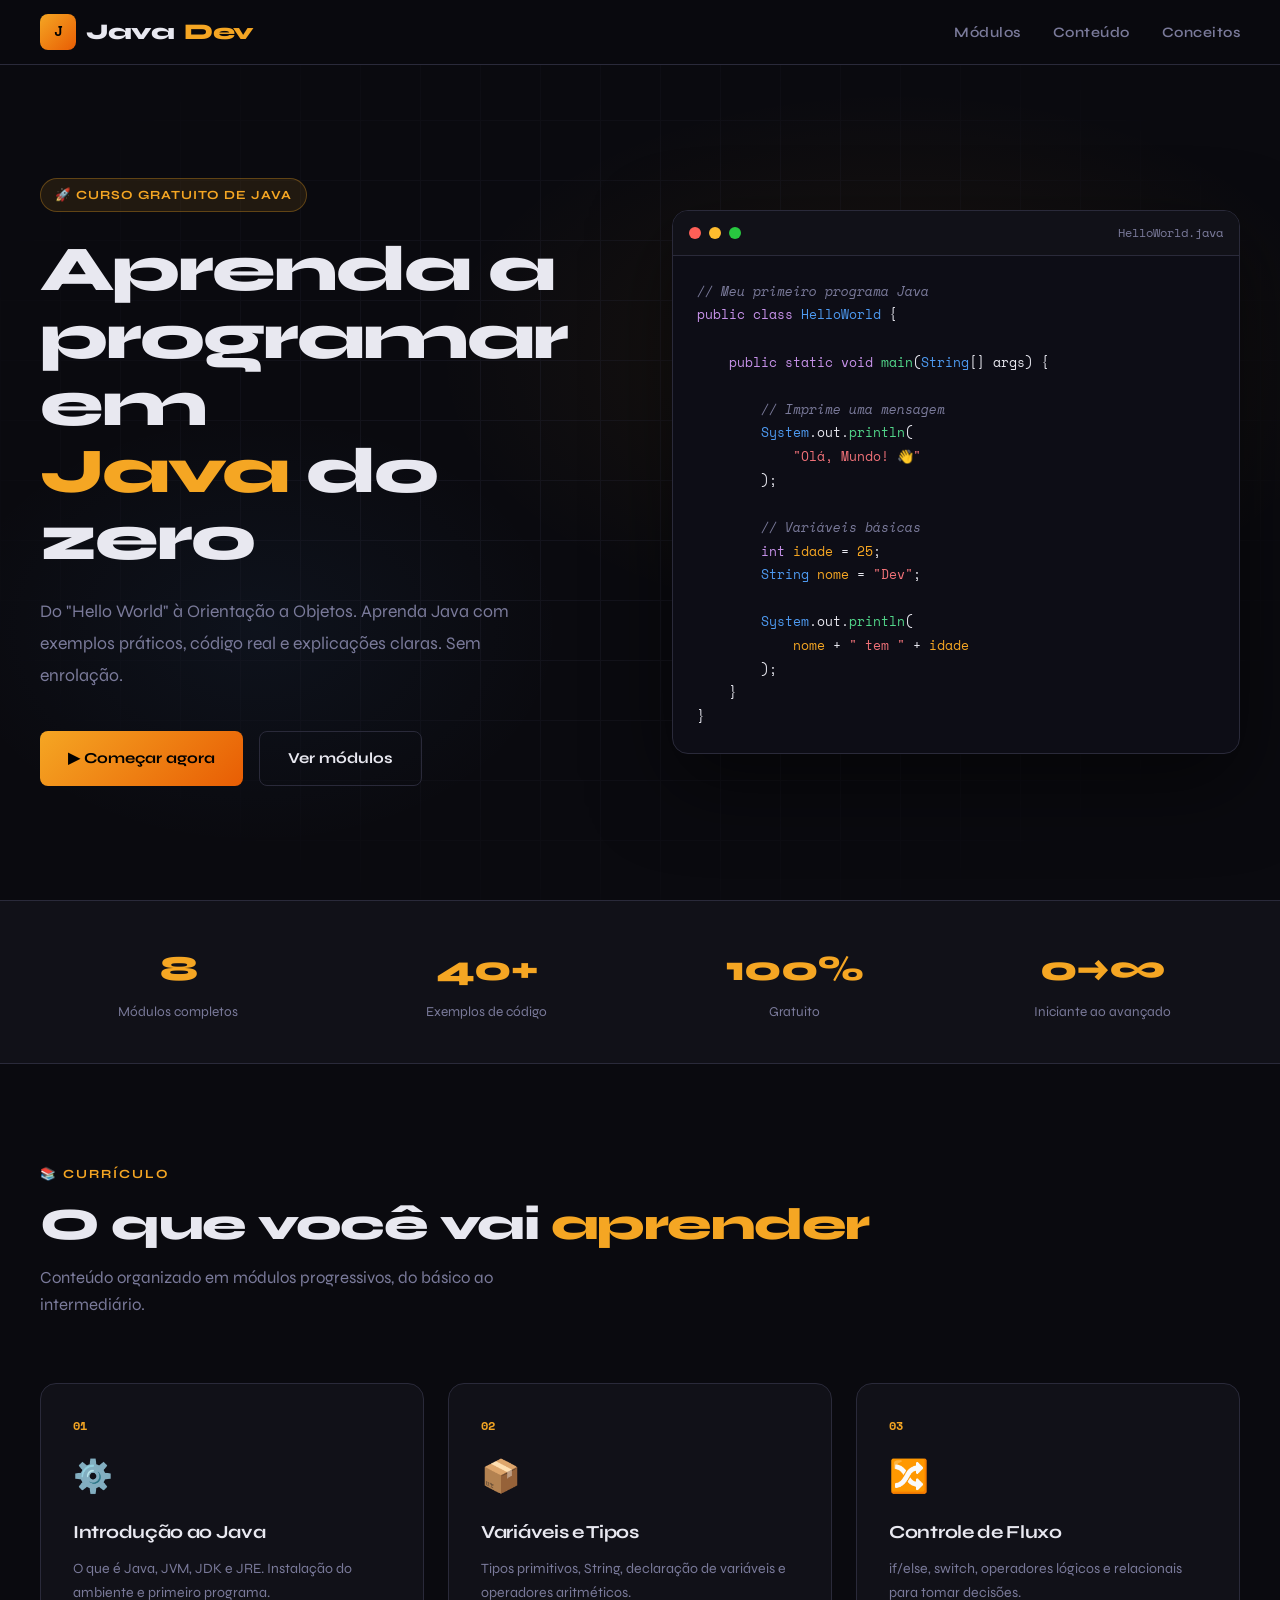
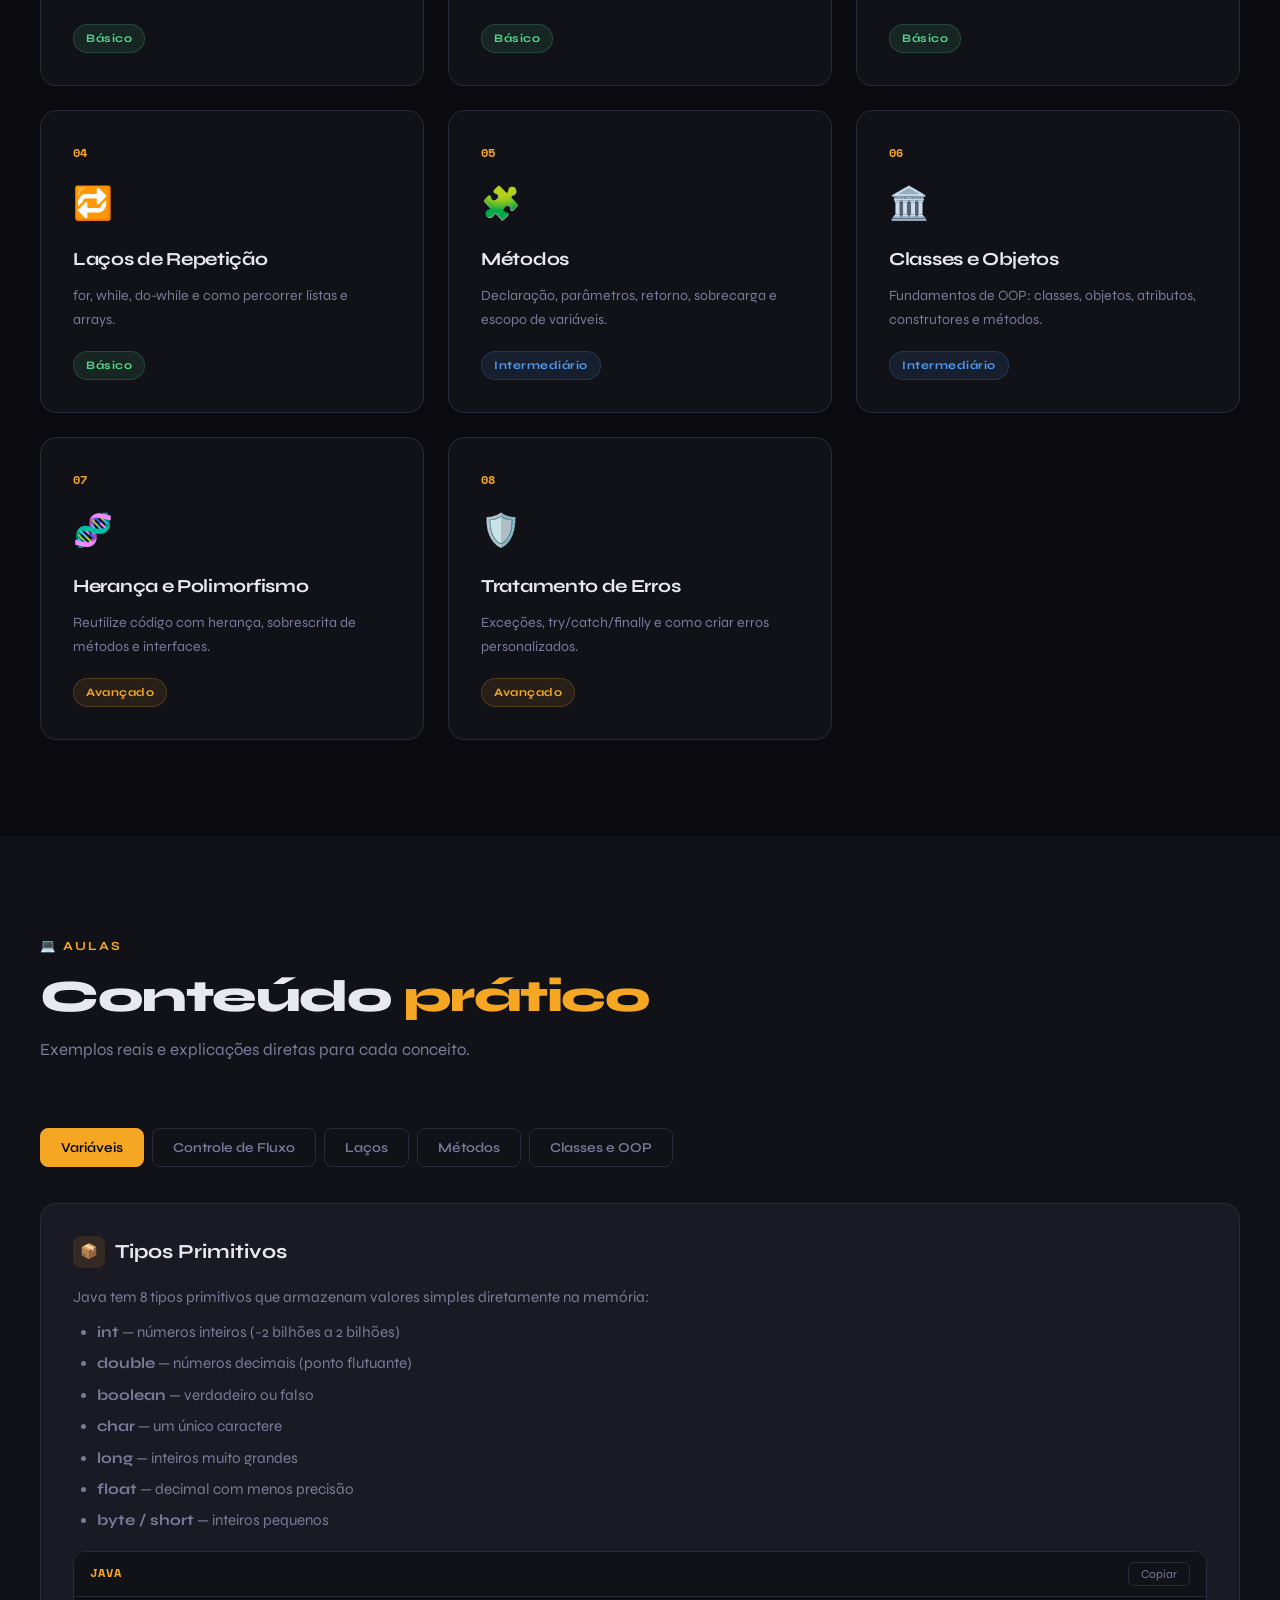
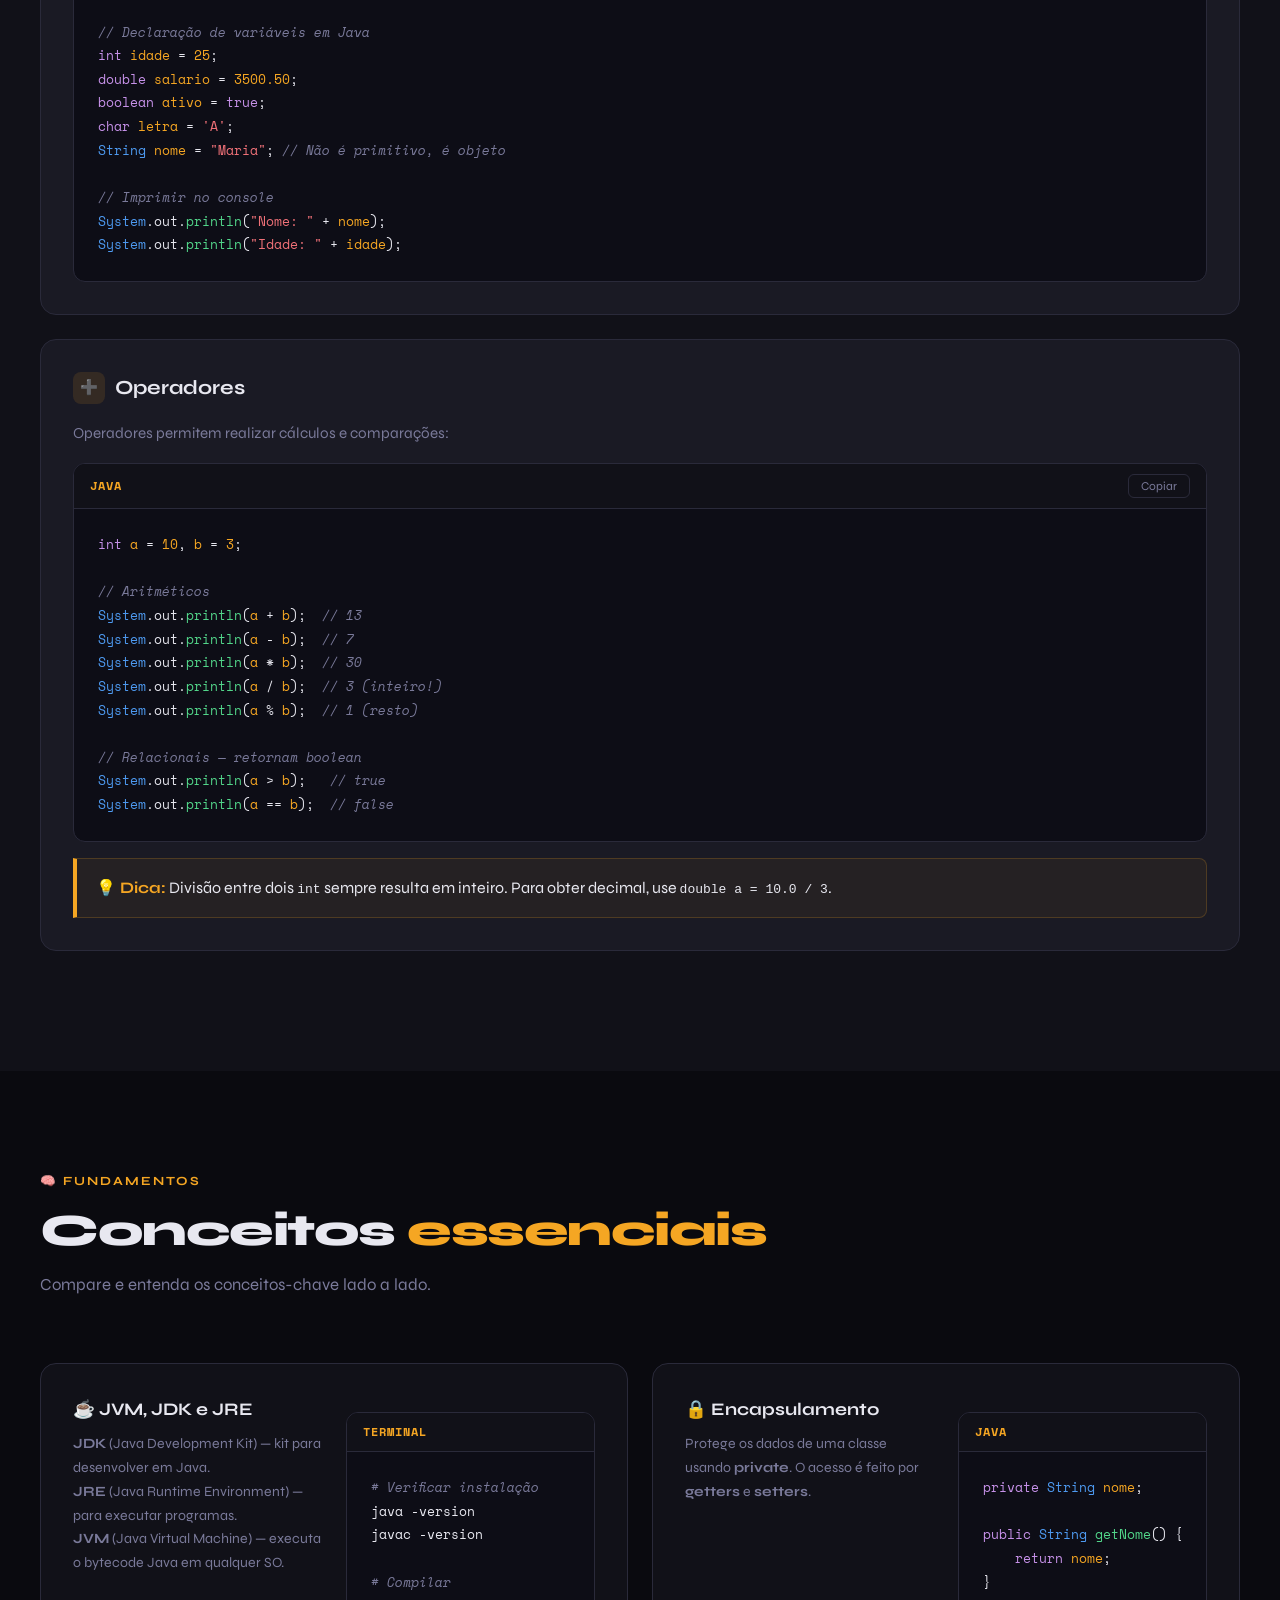
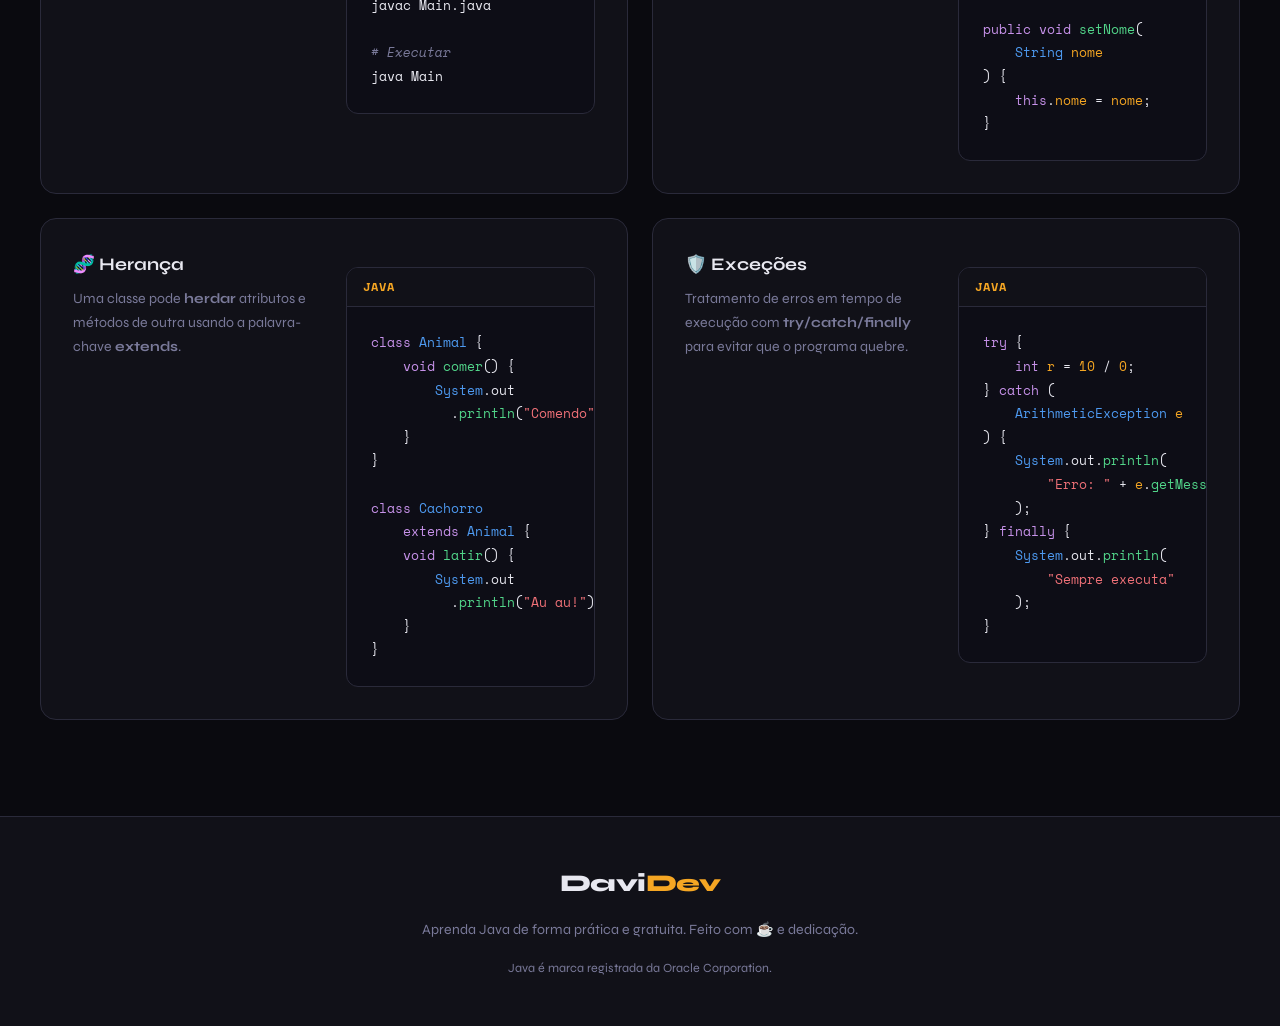
<file: Java_t/index.html>
<!DOCTYPE html>
<html lang="pt-BR">
<head>
  <meta charset="UTF-8" />
  <meta name="viewport" content="width=device-width, initial-scale=1.0" />
  <title>DaviDev — Aprenda Java do Zero</title>
  <link rel="stylesheet" href="style.css" />
</head>
<body>

  <!-- Progress bar de scroll -->
  <div class="progress-bar" id="progressBar"></div>

  <!-- ===== HEADER ===== -->
  <header>
    <nav>
      <div class="logo">
        <div class="logo-icon">J</div>
        Java<span>Dev</span>
      </div>
      <ul class="nav-links">
        <li><a href="#modulos">Módulos</a></li>
        <li><a href="#conteudo">Conteúdo</a></li>
        <li><a href="#conceitos">Conceitos</a></li>
      </ul>
    </nav>
  </header>

  <!-- ===== HERO ===== -->
  <section class="hero" id="inicio">
    <div class="hero-bg"></div>
    <div class="hero-grid"></div>
    <div class="hero-content">
      <div>
        <div class="hero-tag">🚀 Curso Gratuito de Java</div>
        <h1>
          Aprenda a<br/>
          programar em<br/>
          <span class="highlight">Java</span> do zero
        </h1>
        <p>
          Do "Hello World" à Orientação a Objetos. Aprenda Java com exemplos práticos, 
          código real e explicações claras. Sem enrolação.
        </p>
        <div class="btn-group">
          <a href="#conteudo" class="btn-primary">▶ Começar agora</a>
          <a href="#modulos" class="btn-secondary">Ver módulos</a>
        </div>
      </div>

      <div class="hero-code">
        <div class="code-titlebar">
          <span class="dot dot-red"></span>
          <span class="dot dot-yellow"></span>
          <span class="dot dot-green"></span>
          <span class="code-filename">HelloWorld.java</span>
        </div>
        <pre><span class="cm">// Meu primeiro programa Java</span>
<span class="kw">public class</span> <span class="cn">HelloWorld</span> {

    <span class="kw">public static void</span> <span class="fn">main</span>(<span class="cn">String</span>[] args) {

        <span class="cm">// Imprime uma mensagem</span>
        <span class="cn">System</span>.out.<span class="fn">println</span>(
            <span class="st">"Olá, Mundo! 👋"</span>
        );

        <span class="cm">// Variáveis básicas</span>
        <span class="kw">int</span> <span class="nm">idade</span> = <span class="nm">25</span>;
        <span class="cn">String</span> <span class="nm">nome</span> = <span class="st">"Dev"</span>;

        <span class="cn">System</span>.out.<span class="fn">println</span>(
            <span class="nm">nome</span> + <span class="st">" tem "</span> + <span class="nm">idade</span>
        );
    }
}</pre>
      </div>
    </div>
  </section>

  <!-- ===== STATS ===== -->
  <div class="stats">
    <div class="stats-inner">
      <div>
        <div class="stat-number">8</div>
        <div class="stat-label">Módulos completos</div>
      </div>
      <div>
        <div class="stat-number">40+</div>
        <div class="stat-label">Exemplos de código</div>
      </div>
      <div>
        <div class="stat-number">100%</div>
        <div class="stat-label">Gratuito</div>
      </div>
      <div>
        <div class="stat-number">0→∞</div>
        <div class="stat-label">Iniciante ao avançado</div>
      </div>
    </div>
  </div>

  <!-- ===== MÓDULOS ===== -->
  <section id="modulos">
    <div class="section-header">
      <div class="section-tag">📚 Currículo</div>
      <h2>O que você vai <span>aprender</span></h2>
      <p>Conteúdo organizado em módulos progressivos, do básico ao intermediário.</p>
    </div>

    <div class="modules-grid">
      <div class="module-card">
        <div class="module-num">01</div>
        <div class="module-icon">⚙️</div>
        <h3>Introdução ao Java</h3>
        <p>O que é Java, JVM, JDK e JRE. Instalação do ambiente e primeiro programa.</p>
        <span class="module-badge badge-basic">Básico</span>
      </div>
      <div class="module-card">
        <div class="module-num">02</div>
        <div class="module-icon">📦</div>
        <h3>Variáveis e Tipos</h3>
        <p>Tipos primitivos, String, declaração de variáveis e operadores aritméticos.</p>
        <span class="module-badge badge-basic">Básico</span>
      </div>
      <div class="module-card">
        <div class="module-num">03</div>
        <div class="module-icon">🔀</div>
        <h3>Controle de Fluxo</h3>
        <p>if/else, switch, operadores lógicos e relacionais para tomar decisões.</p>
        <span class="module-badge badge-basic">Básico</span>
      </div>
      <div class="module-card">
        <div class="module-num">04</div>
        <div class="module-icon">🔁</div>
        <h3>Laços de Repetição</h3>
        <p>for, while, do-while e como percorrer listas e arrays.</p>
        <span class="module-badge badge-basic">Básico</span>
      </div>
      <div class="module-card">
        <div class="module-num">05</div>
        <div class="module-icon">🧩</div>
        <h3>Métodos</h3>
        <p>Declaração, parâmetros, retorno, sobrecarga e escopo de variáveis.</p>
        <span class="module-badge badge-inter">Intermediário</span>
      </div>
      <div class="module-card">
        <div class="module-num">06</div>
        <div class="module-icon">🏛️</div>
        <h3>Classes e Objetos</h3>
        <p>Fundamentos de OOP: classes, objetos, atributos, construtores e métodos.</p>
        <span class="module-badge badge-inter">Intermediário</span>
      </div>
      <div class="module-card">
        <div class="module-num">07</div>
        <div class="module-icon">🧬</div>
        <h3>Herança e Polimorfismo</h3>
        <p>Reutilize código com herança, sobrescrita de métodos e interfaces.</p>
        <span class="module-badge badge-adv">Avançado</span>
      </div>
      <div class="module-card">
        <div class="module-num">08</div>
        <div class="module-icon">🛡️</div>
        <h3>Tratamento de Erros</h3>
        <p>Exceções, try/catch/finally e como criar erros personalizados.</p>
        <span class="module-badge badge-adv">Avançado</span>
      </div>
    </div>
  </section>

  <!-- ===== CONTEÚDO / LESSONS ===== -->
  <section id="conteudo">
    <div class="section-header">
      <div class="section-tag">💻 Aulas</div>
      <h2>Conteúdo <span>prático</span></h2>
      <p>Exemplos reais e explicações diretas para cada conceito.</p>
    </div>

    <div class="lessons-container">
      <div class="lesson-tabs">
        <button class="tab-btn active" onclick="showTab('variaveis')">Variáveis</button>
        <button class="tab-btn" onclick="showTab('fluxo')">Controle de Fluxo</button>
        <button class="tab-btn" onclick="showTab('loops')">Laços</button>
        <button class="tab-btn" onclick="showTab('metodos')">Métodos</button>
        <button class="tab-btn" onclick="showTab('oop')">Classes e OOP</button>
      </div>

      <!-- Tab: Variáveis -->
      <div class="lesson-content active" id="tab-variaveis">
        <div class="lesson-block">
          <h3><span class="icon">📦</span> Tipos Primitivos</h3>
          <p>Java tem 8 tipos primitivos que armazenam valores simples diretamente na memória:</p>
          <ul>
            <li><strong>int</strong> — números inteiros (-2 bilhões a 2 bilhões)</li>
            <li><strong>double</strong> — números decimais (ponto flutuante)</li>
            <li><strong>boolean</strong> — verdadeiro ou falso</li>
            <li><strong>char</strong> — um único caractere</li>
            <li><strong>long</strong> — inteiros muito grandes</li>
            <li><strong>float</strong> — decimal com menos precisão</li>
            <li><strong>byte / short</strong> — inteiros pequenos</li>
          </ul>
          <div class="code-block">
            <div class="code-header">
              <span class="code-lang">JAVA</span>
              <button class="copy-btn" onclick="copyCode(this)">Copiar</button>
            </div>
            <pre><span class="cm">// Declaração de variáveis em Java</span>
<span class="kw">int</span> <span class="nm">idade</span> = <span class="nm">25</span>;
<span class="kw">double</span> <span class="nm">salario</span> = <span class="nm">3500.50</span>;
<span class="kw">boolean</span> <span class="nm">ativo</span> = <span class="kw">true</span>;
<span class="kw">char</span> <span class="nm">letra</span> = <span class="st">'A'</span>;
<span class="cn">String</span> <span class="nm">nome</span> = <span class="st">"Maria"</span>; <span class="cm">// Não é primitivo, é objeto</span>

<span class="cm">// Imprimir no console</span>
<span class="cn">System</span>.out.<span class="fn">println</span>(<span class="st">"Nome: "</span> + <span class="nm">nome</span>);
<span class="cn">System</span>.out.<span class="fn">println</span>(<span class="st">"Idade: "</span> + <span class="nm">idade</span>);</pre>
          </div>
        </div>

        <div class="lesson-block">
          <h3><span class="icon">➕</span> Operadores</h3>
          <p>Operadores permitem realizar cálculos e comparações:</p>
          <div class="code-block">
            <div class="code-header">
              <span class="code-lang">JAVA</span>
              <button class="copy-btn" onclick="copyCode(this)">Copiar</button>
            </div>
            <pre><span class="kw">int</span> <span class="nm">a</span> = <span class="nm">10</span>, <span class="nm">b</span> = <span class="nm">3</span>;

<span class="cm">// Aritméticos</span>
<span class="cn">System</span>.out.<span class="fn">println</span>(<span class="nm">a</span> + <span class="nm">b</span>);  <span class="cm">// 13</span>
<span class="cn">System</span>.out.<span class="fn">println</span>(<span class="nm">a</span> - <span class="nm">b</span>);  <span class="cm">// 7</span>
<span class="cn">System</span>.out.<span class="fn">println</span>(<span class="nm">a</span> * <span class="nm">b</span>);  <span class="cm">// 30</span>
<span class="cn">System</span>.out.<span class="fn">println</span>(<span class="nm">a</span> / <span class="nm">b</span>);  <span class="cm">// 3 (inteiro!)</span>
<span class="cn">System</span>.out.<span class="fn">println</span>(<span class="nm">a</span> % <span class="nm">b</span>);  <span class="cm">// 1 (resto)</span>

<span class="cm">// Relacionais — retornam boolean</span>
<span class="cn">System</span>.out.<span class="fn">println</span>(<span class="nm">a</span> > <span class="nm">b</span>);   <span class="cm">// true</span>
<span class="cn">System</span>.out.<span class="fn">println</span>(<span class="nm">a</span> == <span class="nm">b</span>);  <span class="cm">// false</span></pre>
          </div>
          <div class="tip-box">
            <strong>💡 Dica:</strong> Divisão entre dois <code>int</code> sempre resulta em inteiro.
            Para obter decimal, use <code>double a = 10.0 / 3</code>.
          </div>
        </div>
      </div>

      <!-- Tab: Controle de Fluxo -->
      <div class="lesson-content" id="tab-fluxo">
        <div class="lesson-block">
          <h3><span class="icon">🔀</span> if / else</h3>
          <p>Executa blocos de código com base em condições:</p>
          <div class="code-block">
            <div class="code-header">
              <span class="code-lang">JAVA</span>
              <button class="copy-btn" onclick="copyCode(this)">Copiar</button>
            </div>
            <pre><span class="kw">int</span> <span class="nm">nota</span> = <span class="nm">75</span>;

<span class="kw">if</span> (<span class="nm">nota</span> >= <span class="nm">90</span>) {
    <span class="cn">System</span>.out.<span class="fn">println</span>(<span class="st">"Excelente!"</span>);
} <span class="kw">else if</span> (<span class="nm">nota</span> >= <span class="nm">70</span>) {
    <span class="cn">System</span>.out.<span class="fn">println</span>(<span class="st">"Aprovado!"</span>);
} <span class="kw">else</span> {
    <span class="cn">System</span>.out.<span class="fn">println</span>(<span class="st">"Reprovado."</span>);
}
<span class="cm">// Saída: "Aprovado!"</span></pre>
          </div>
        </div>

        <div class="lesson-block">
          <h3><span class="icon">🎛️</span> switch</h3>
          <p>Alternativa ao if/else para múltiplas opções com um mesmo valor:</p>
          <div class="code-block">
            <div class="code-header">
              <span class="code-lang">JAVA</span>
              <button class="copy-btn" onclick="copyCode(this)">Copiar</button>
            </div>
            <pre><span class="kw">int</span> <span class="nm">dia</span> = <span class="nm">3</span>;

<span class="kw">switch</span> (<span class="nm">dia</span>) {
    <span class="kw">case</span> <span class="nm">1</span>:
        <span class="cn">System</span>.out.<span class="fn">println</span>(<span class="st">"Segunda-feira"</span>);
        <span class="kw">break</span>;
    <span class="kw">case</span> <span class="nm">2</span>:
        <span class="cn">System</span>.out.<span class="fn">println</span>(<span class="st">"Terça-feira"</span>);
        <span class="kw">break</span>;
    <span class="kw">case</span> <span class="nm">3</span>:
        <span class="cn">System</span>.out.<span class="fn">println</span>(<span class="st">"Quarta-feira"</span>);
        <span class="kw">break</span>;
    <span class="kw">default</span>:
        <span class="cn">System</span>.out.<span class="fn">println</span>(<span class="st">"Outro dia"</span>);
}
<span class="cm">// Saída: "Quarta-feira"</span></pre>
          </div>
        </div>
      </div>

      <!-- Tab: Laços -->
      <div class="lesson-content" id="tab-loops">
        <div class="lesson-block">
          <h3><span class="icon">🔁</span> for</h3>
          <p>Quando você sabe quantas vezes repetir:</p>
          <div class="code-block">
            <div class="code-header">
              <span class="code-lang">JAVA</span>
              <button class="copy-btn" onclick="copyCode(this)">Copiar</button>
            </div>
            <pre><span class="cm">// Conta de 1 a 5</span>
<span class="kw">for</span> (<span class="kw">int</span> <span class="nm">i</span> = <span class="nm">1</span>; <span class="nm">i</span> <= <span class="nm">5</span>; <span class="nm">i</span>++) {
    <span class="cn">System</span>.out.<span class="fn">println</span>(<span class="st">"Número: "</span> + <span class="nm">i</span>);
}

<span class="cm">// Percorrendo um array</span>
<span class="kw">int</span>[] <span class="nm">numeros</span> = {<span class="nm">10</span>, <span class="nm">20</span>, <span class="nm">30</span>, <span class="nm">40</span>};
<span class="kw">for</span> (<span class="kw">int</span> <span class="nm">n</span> : <span class="nm">numeros</span>) {
    <span class="cn">System</span>.out.<span class="fn">println</span>(<span class="nm">n</span>);
}</pre>
          </div>
        </div>

        <div class="lesson-block">
          <h3><span class="icon">🔄</span> while e do-while</h3>
          <p>Quando a quantidade de repetições é indefinida:</p>
          <div class="code-block">
            <div class="code-header">
              <span class="code-lang">JAVA</span>
              <button class="copy-btn" onclick="copyCode(this)">Copiar</button>
            </div>
            <pre><span class="cm">// while — verifica ANTES de executar</span>
<span class="kw">int</span> <span class="nm">cont</span> = <span class="nm">0</span>;
<span class="kw">while</span> (<span class="nm">cont</span> < <span class="nm">3</span>) {
    <span class="cn">System</span>.out.<span class="fn">println</span>(<span class="st">"Contagem: "</span> + <span class="nm">cont</span>);
    <span class="nm">cont</span>++;
}

<span class="cm">// do-while — executa PELO MENOS uma vez</span>
<span class="kw">int</span> <span class="nm">x</span> = <span class="nm">10</span>;
<span class="kw">do</span> {
    <span class="cn">System</span>.out.<span class="fn">println</span>(<span class="st">"x = "</span> + <span class="nm">x</span>);
    <span class="nm">x</span>++;
} <span class="kw">while</span> (<span class="nm">x</span> < <span class="nm">5</span>); <span class="cm">// Imprime uma vez mesmo assim</span></pre>
          </div>
          <div class="tip-box">
            <strong>💡 Dica:</strong> Use <code>break</code> para sair do laço e <code>continue</code> para pular para a próxima iteração.
          </div>
        </div>
      </div>

      <!-- Tab: Métodos -->
      <div class="lesson-content" id="tab-metodos">
        <div class="lesson-block">
          <h3><span class="icon">🧩</span> Declarando Métodos</h3>
          <p>Métodos organizam o código em blocos reutilizáveis:</p>
          <div class="code-block">
            <div class="code-header">
              <span class="code-lang">JAVA</span>
              <button class="copy-btn" onclick="copyCode(this)">Copiar</button>
            </div>
            <pre><span class="kw">public class</span> <span class="cn">Calculadora</span> {

    <span class="cm">// Método que retorna a soma</span>
    <span class="kw">public static int</span> <span class="fn">somar</span>(<span class="kw">int</span> <span class="nm">a</span>, <span class="kw">int</span> <span class="nm">b</span>) {
        <span class="kw">return</span> <span class="nm">a</span> + <span class="nm">b</span>;
    }

    <span class="cm">// Método que não retorna nada (void)</span>
    <span class="kw">public static void</span> <span class="fn">saudar</span>(<span class="cn">String</span> <span class="nm">nome</span>) {
        <span class="cn">System</span>.out.<span class="fn">println</span>(<span class="st">"Olá, "</span> + <span class="nm">nome</span> + <span class="st">"!"</span>);
    }

    <span class="kw">public static void</span> <span class="fn">main</span>(<span class="cn">String</span>[] <span class="nm">args</span>) {
        <span class="kw">int</span> <span class="nm">resultado</span> = <span class="fn">somar</span>(<span class="nm">5</span>, <span class="nm">3</span>);
        <span class="cn">System</span>.out.<span class="fn">println</span>(<span class="nm">resultado</span>); <span class="cm">// 8</span>
        <span class="fn">saudar</span>(<span class="st">"Dev"</span>);            <span class="cm">// Olá, Dev!</span>
    }
}</pre>
          </div>
        </div>
      </div>

      <!-- Tab: OOP -->
      <div class="lesson-content" id="tab-oop">
        <div class="lesson-block">
          <h3><span class="icon">🏛️</span> Classes e Objetos</h3>
          <p>Uma classe é um modelo; um objeto é uma instância desse modelo:</p>
          <div class="code-block">
            <div class="code-header">
              <span class="code-lang">JAVA</span>
              <button class="copy-btn" onclick="copyCode(this)">Copiar</button>
            </div>
            <pre><span class="cm">// Definindo a classe</span>
<span class="kw">public class</span> <span class="cn">Pessoa</span> {
    <span class="cm">// Atributos</span>
    <span class="cn">String</span> <span class="nm">nome</span>;
    <span class="kw">int</span> <span class="nm">idade</span>;

    <span class="cm">// Construtor</span>
    <span class="kw">public</span> <span class="cn">Pessoa</span>(<span class="cn">String</span> <span class="nm">nome</span>, <span class="kw">int</span> <span class="nm">idade</span>) {
        <span class="kw">this</span>.<span class="nm">nome</span> = <span class="nm">nome</span>;
        <span class="kw">this</span>.<span class="nm">idade</span> = <span class="nm">idade</span>;
    }

    <span class="cm">// Método</span>
    <span class="kw">public void</span> <span class="fn">apresentar</span>() {
        <span class="cn">System</span>.out.<span class="fn">println</span>(
            <span class="st">"Oi! Sou "</span> + <span class="nm">nome</span> + <span class="st">", tenho "</span> + <span class="nm">idade</span> + <span class="st">" anos."</span>
        );
    }
}

<span class="cm">// Usando a classe</span>
<span class="cn">Pessoa</span> <span class="nm">p1</span> = <span class="kw">new</span> <span class="cn">Pessoa</span>(<span class="st">"Ana"</span>, <span class="nm">30</span>);
<span class="nm">p1</span>.<span class="fn">apresentar</span>(); <span class="cm">// Oi! Sou Ana, tenho 30 anos.</span></pre>
          </div>
          <div class="tip-box">
            <strong>💡 OOP:</strong> Os 4 pilares da Orientação a Objetos em Java são <strong>Encapsulamento</strong>, <strong>Herança</strong>, <strong>Polimorfismo</strong> e <strong>Abstração</strong>.
          </div>
        </div>
      </div>
    </div>
  </section>

  <!-- ===== CONCEITOS ===== -->
  <section id="conceitos">
    <div class="section-header">
      <div class="section-tag">🧠 Fundamentos</div>
      <h2>Conceitos <span>essenciais</span></h2>
      <p>Compare e entenda os conceitos-chave lado a lado.</p>
    </div>

    <div class="concepts-grid">
      <div class="concept-card">
        <div class="concept-info">
          <h3>☕ JVM, JDK e JRE</h3>
          <p><strong>JDK</strong> (Java Development Kit) — kit para desenvolver em Java.<br>
          <strong>JRE</strong> (Java Runtime Environment) — para executar programas.<br>
          <strong>JVM</strong> (Java Virtual Machine) — executa o bytecode Java em qualquer SO.</p>
        </div>
        <div class="code-block">
          <div class="code-header">
            <span class="code-lang">TERMINAL</span>
          </div>
          <pre><span class="cm"># Verificar instalação</span>
java -version
javac -version

<span class="cm"># Compilar</span>
javac Main.java

<span class="cm"># Executar</span>
java Main</pre>
        </div>
      </div>

      <div class="concept-card">
        <div class="concept-info">
          <h3>🔒 Encapsulamento</h3>
          <p>Protege os dados de uma classe usando <strong>private</strong>. O acesso é feito por <strong>getters</strong> e <strong>setters</strong>.</p>
        </div>
        <div class="code-block">
          <div class="code-header"><span class="code-lang">JAVA</span></div>
          <pre><span class="kw">private</span> <span class="cn">String</span> <span class="nm">nome</span>;

<span class="kw">public</span> <span class="cn">String</span> <span class="fn">getNome</span>() {
    <span class="kw">return</span> <span class="nm">nome</span>;
}

<span class="kw">public void</span> <span class="fn">setNome</span>(
    <span class="cn">String</span> <span class="nm">nome</span>
) {
    <span class="kw">this</span>.<span class="nm">nome</span> = <span class="nm">nome</span>;
}</pre>
        </div>
      </div>

      <div class="concept-card">
        <div class="concept-info">
          <h3>🧬 Herança</h3>
          <p>Uma classe pode <strong>herdar</strong> atributos e métodos de outra usando a palavra-chave <strong>extends</strong>.</p>
        </div>
        <div class="code-block">
          <div class="code-header"><span class="code-lang">JAVA</span></div>
          <pre><span class="kw">class</span> <span class="cn">Animal</span> {
    <span class="kw">void</span> <span class="fn">comer</span>() {
        <span class="cn">System</span>.out
          .<span class="fn">println</span>(<span class="st">"Comendo"</span>);
    }
}

<span class="kw">class</span> <span class="cn">Cachorro</span>
    <span class="kw">extends</span> <span class="cn">Animal</span> {
    <span class="kw">void</span> <span class="fn">latir</span>() {
        <span class="cn">System</span>.out
          .<span class="fn">println</span>(<span class="st">"Au au!"</span>);
    }
}</pre>
        </div>
      </div>

      <div class="concept-card">
        <div class="concept-info">
          <h3>🛡️ Exceções</h3>
          <p>Tratamento de erros em tempo de execução com <strong>try/catch/finally</strong> para evitar que o programa quebre.</p>
        </div>
        <div class="code-block">
          <div class="code-header"><span class="code-lang">JAVA</span></div>
          <pre><span class="kw">try</span> {
    <span class="kw">int</span> <span class="nm">r</span> = <span class="nm">10</span> / <span class="nm">0</span>;
} <span class="kw">catch</span> (
    <span class="cn">ArithmeticException</span> <span class="nm">e</span>
) {
    <span class="cn">System</span>.out.<span class="fn">println</span>(
        <span class="st">"Erro: "</span> + <span class="nm">e</span>.<span class="fn">getMessage</span>()
    );
} <span class="kw">finally</span> {
    <span class="cn">System</span>.out.<span class="fn">println</span>(
        <span class="st">"Sempre executa"</span>
    );
}</pre>
        </div>
      </div>
    </div>
  </section>

  <!-- ===== FOOTER ===== -->
  <footer>
    <div class="footer-inner">
      <div class="footer-logo">Davi<span>Dev</span></div>
      <p>Aprenda Java de forma prática e gratuita. Feito com ☕ e dedicação.</p>
      <p style="margin-top: 1rem; font-size: 0.78rem;">
        Java é marca registrada da Oracle Corporation.
      </p>
    </div>
  </footer>

  <!-- ===== SCRIPTS ===== -->
  <script>
    // Progress bar
    window.addEventListener('scroll', () => {
      const scrollTop = document.documentElement.scrollTop;
      const scrollHeight = document.documentElement.scrollHeight - window.innerHeight;
      const progress = (scrollTop / scrollHeight) * 100;
      document.getElementById('progressBar').style.width = progress + '%';
    });

    // Tabs
    function showTab(name) {
      document.querySelectorAll('.lesson-content').forEach(el => el.classList.remove('active'));
      document.querySelectorAll('.tab-btn').forEach(el => el.classList.remove('active'));
      document.getElementById('tab-' + name).classList.add('active');
      event.target.classList.add('active');
    }

    // Copy code
    function copyCode(btn) {
      const pre = btn.closest('.code-block').querySelector('pre');
      const text = pre.innerText;
      navigator.clipboard.writeText(text).then(() => {
        btn.textContent = 'Copiado!';
        setTimeout(() => btn.textContent = 'Copiar', 2000);
      });
    }
  </script>
</body>
</html>
</file>
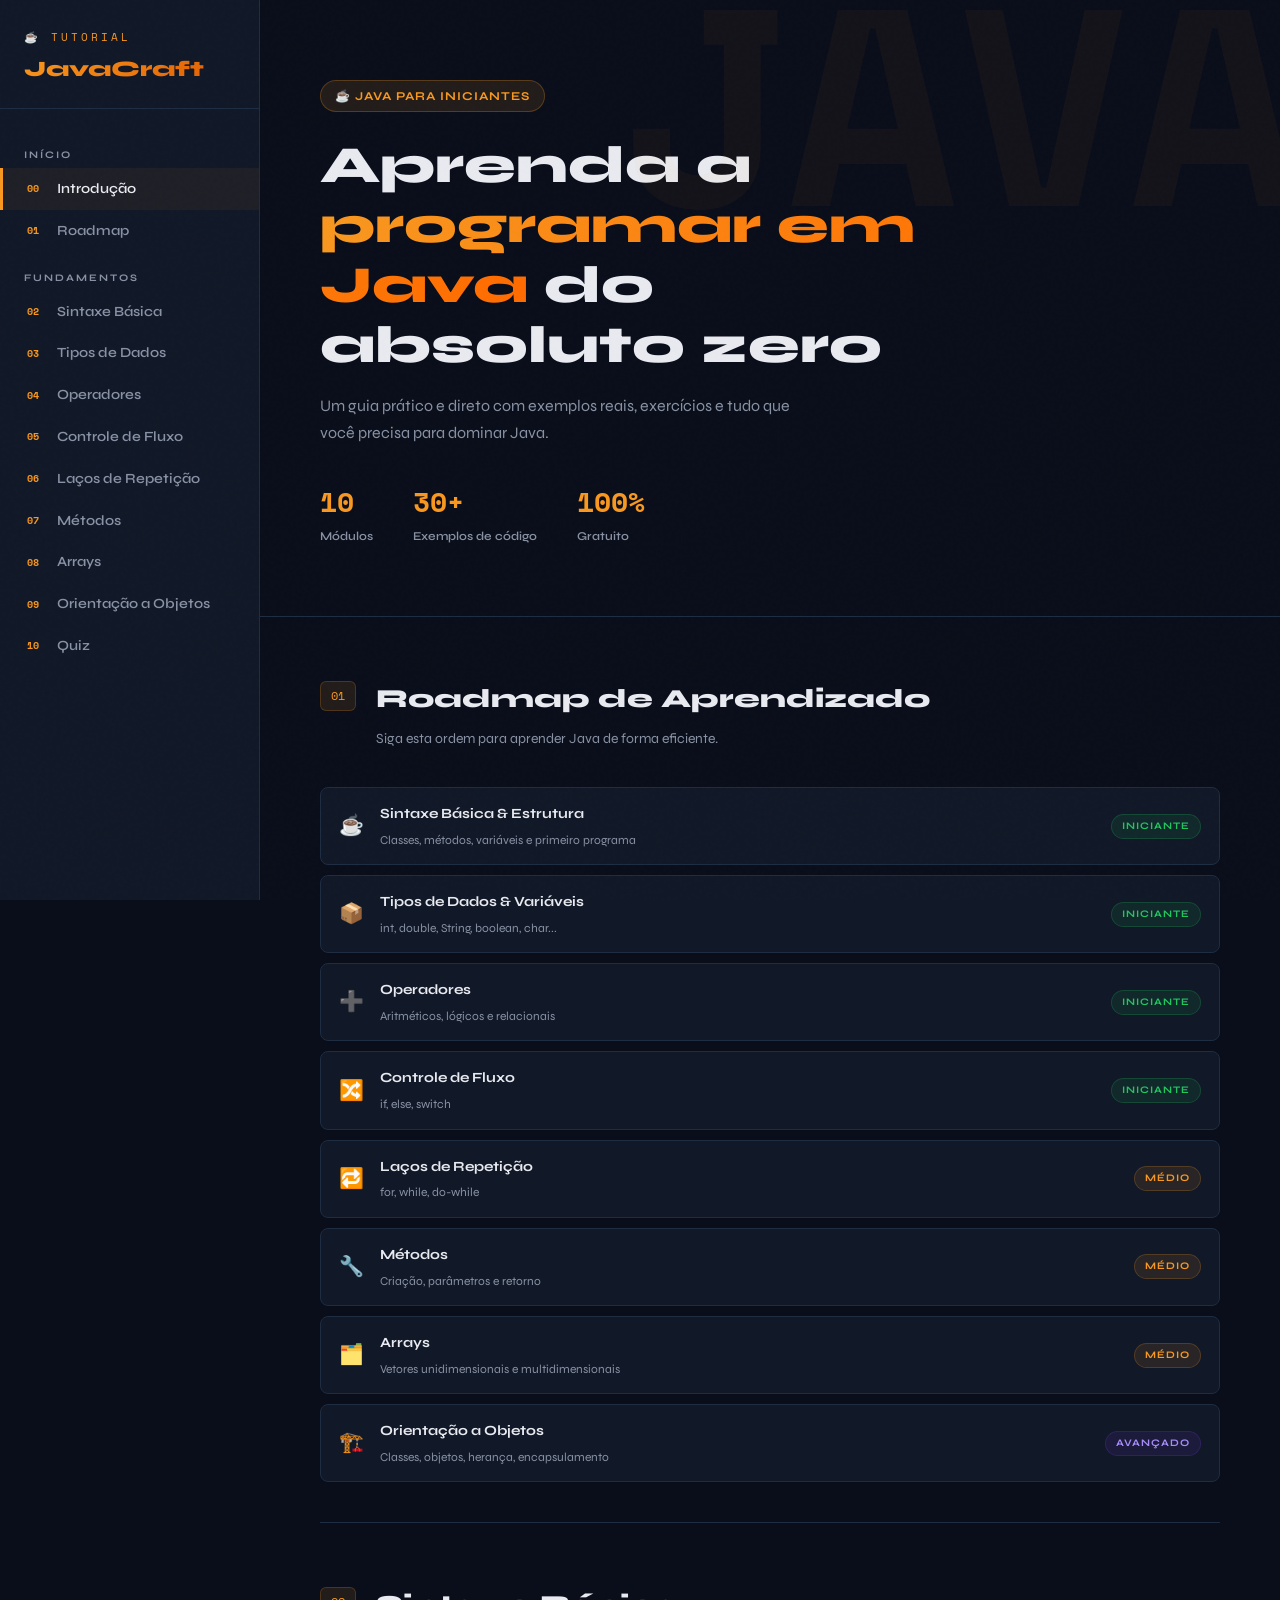
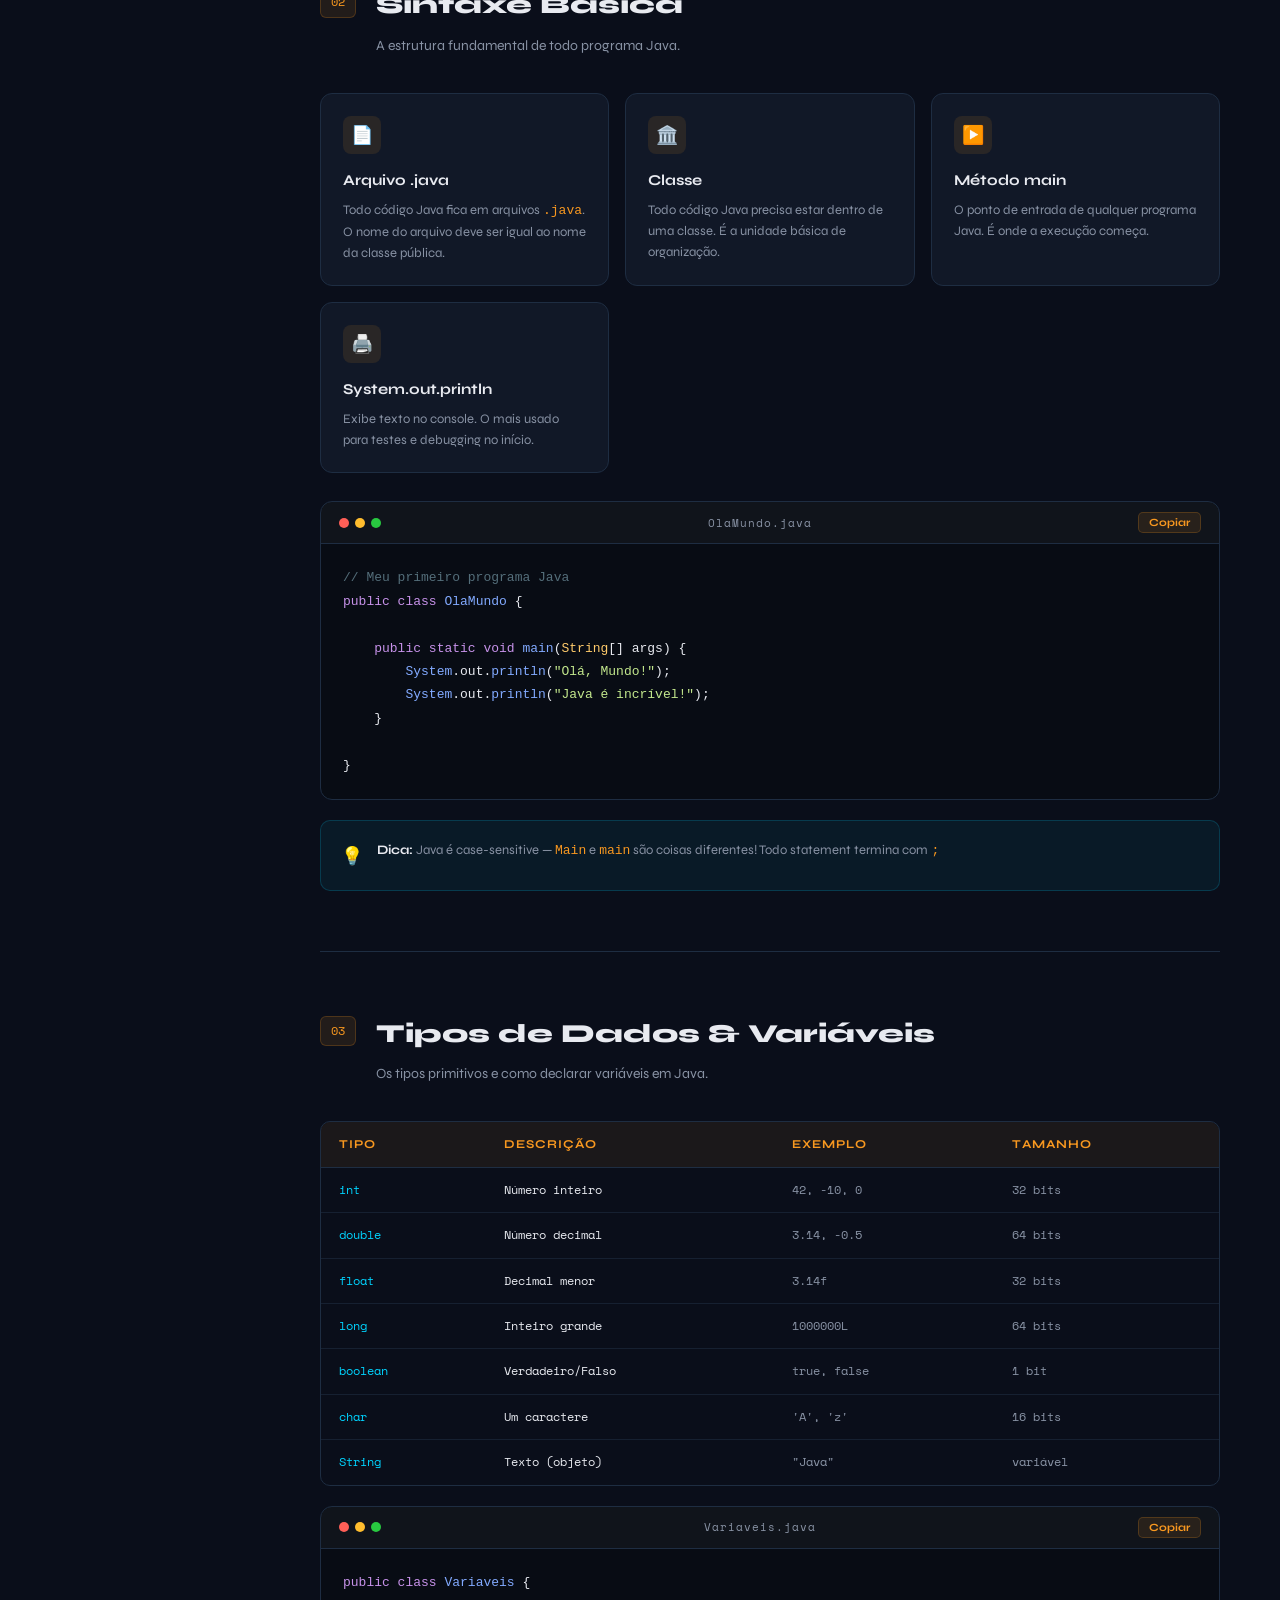
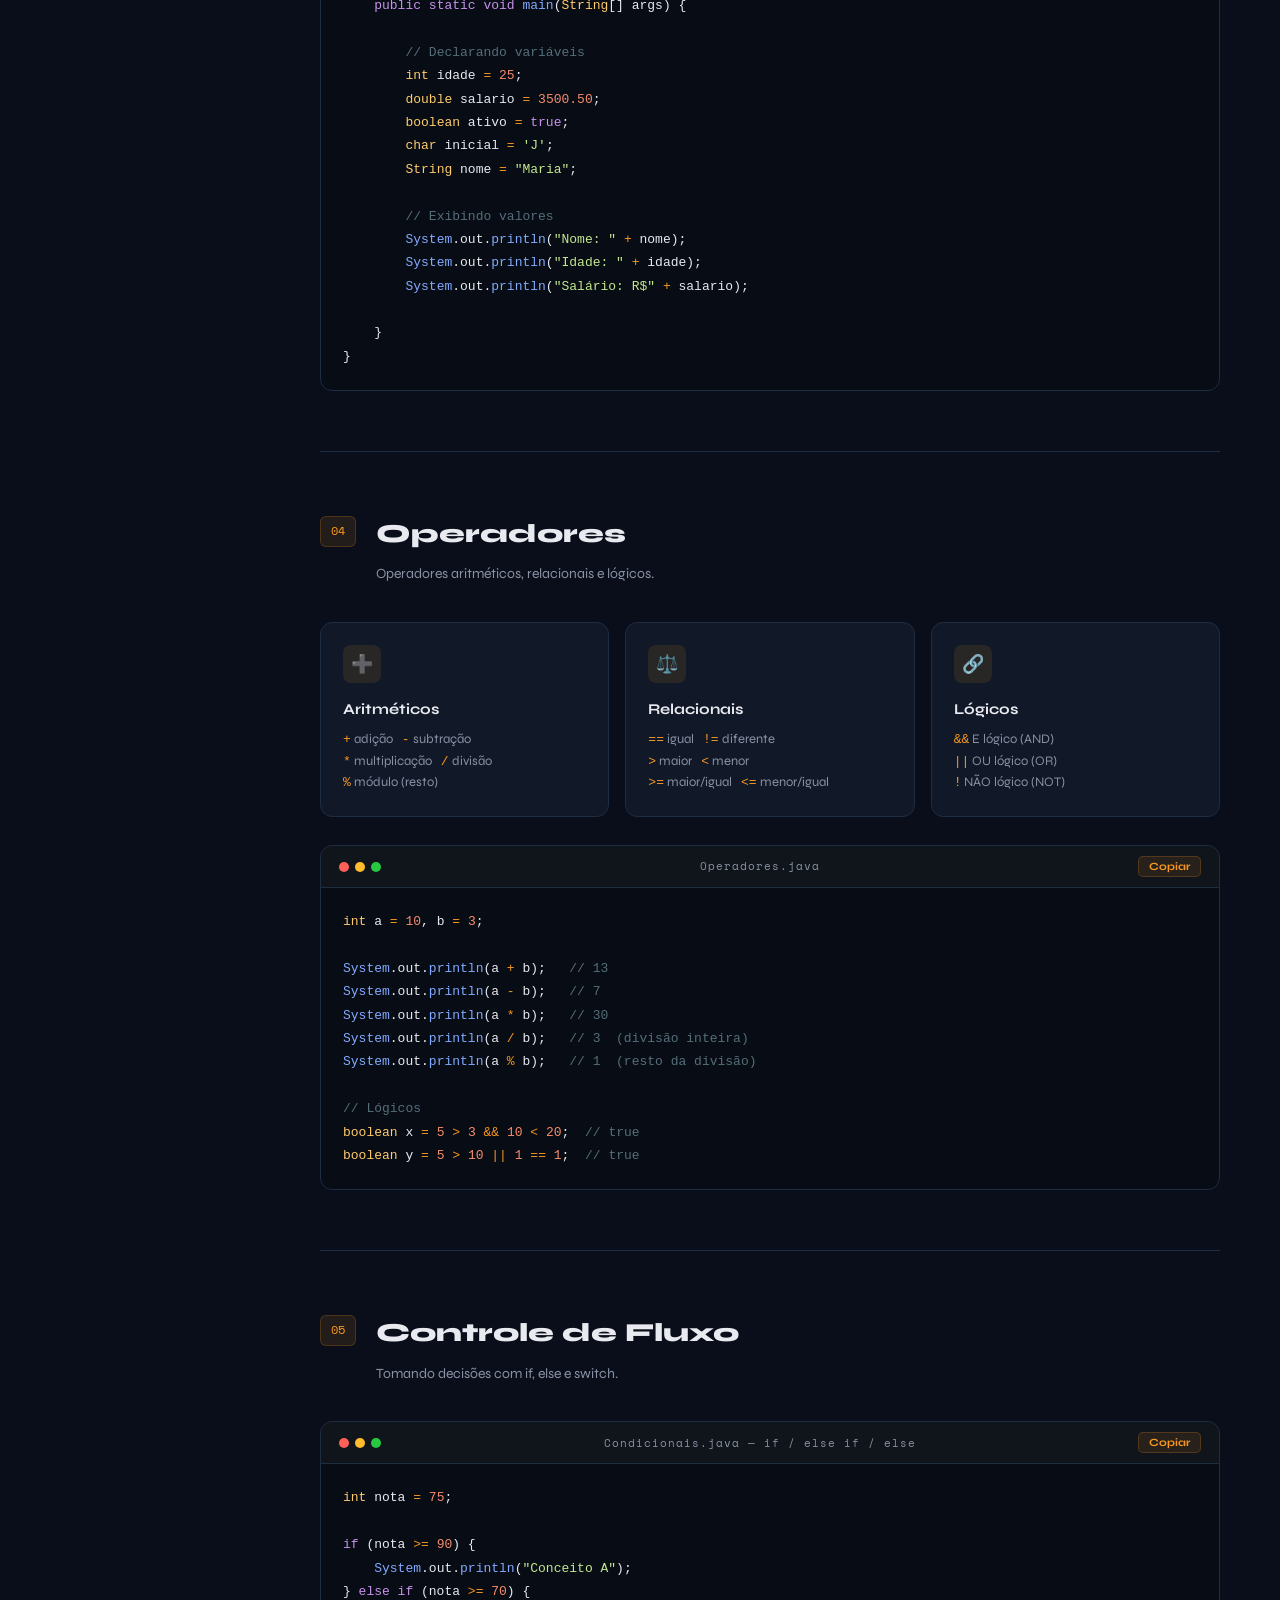
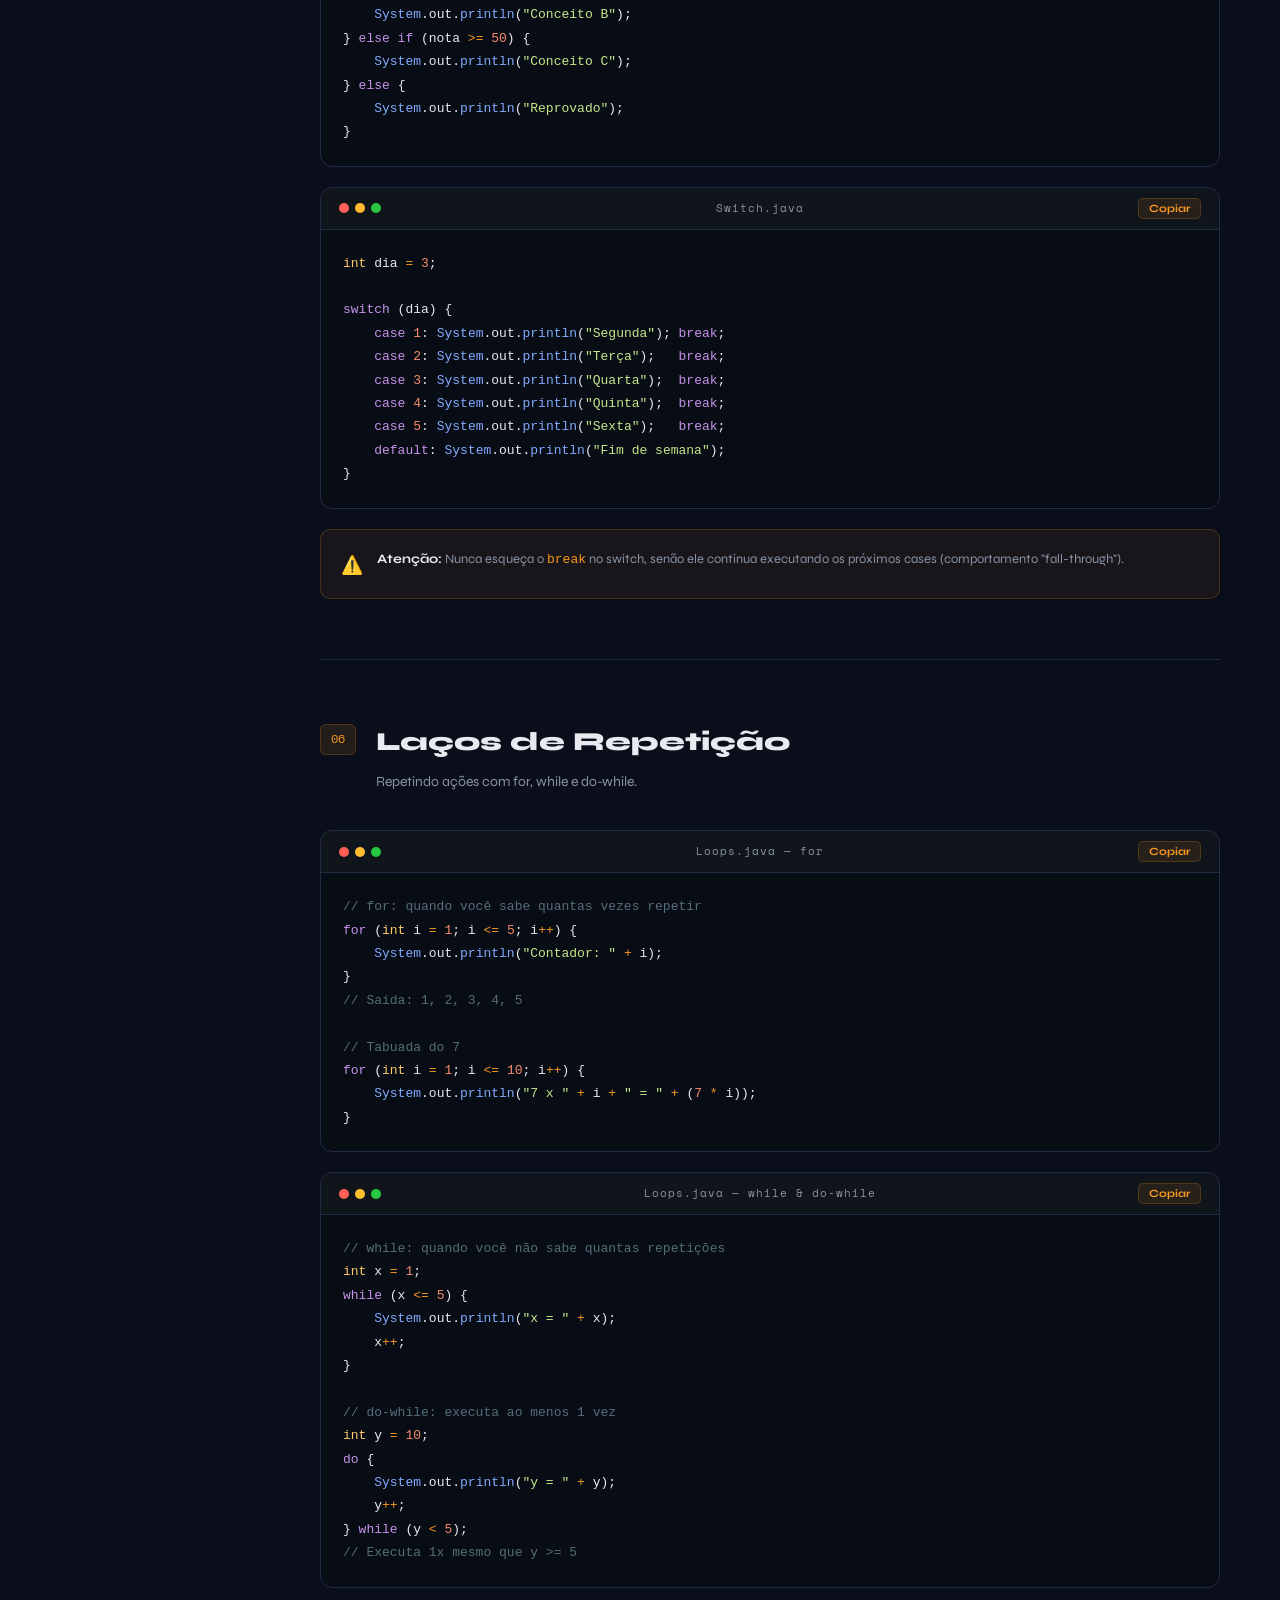
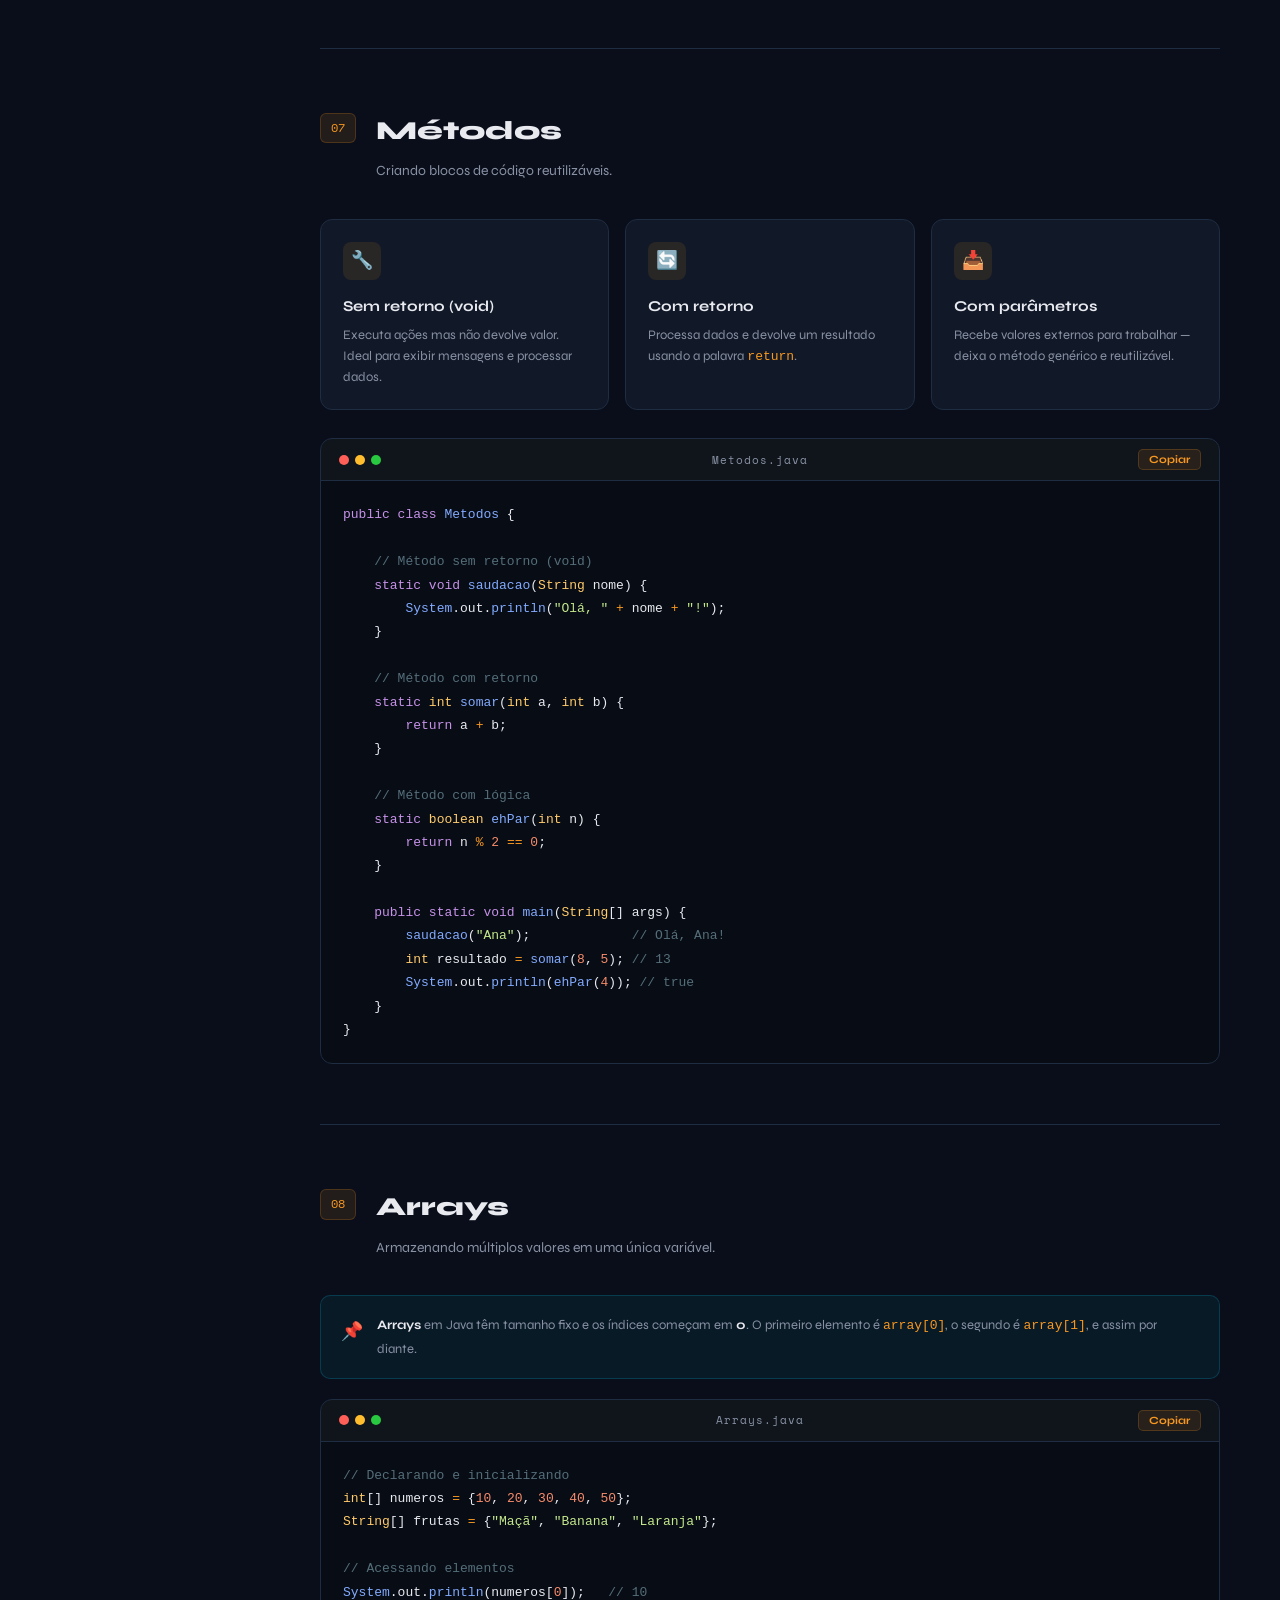
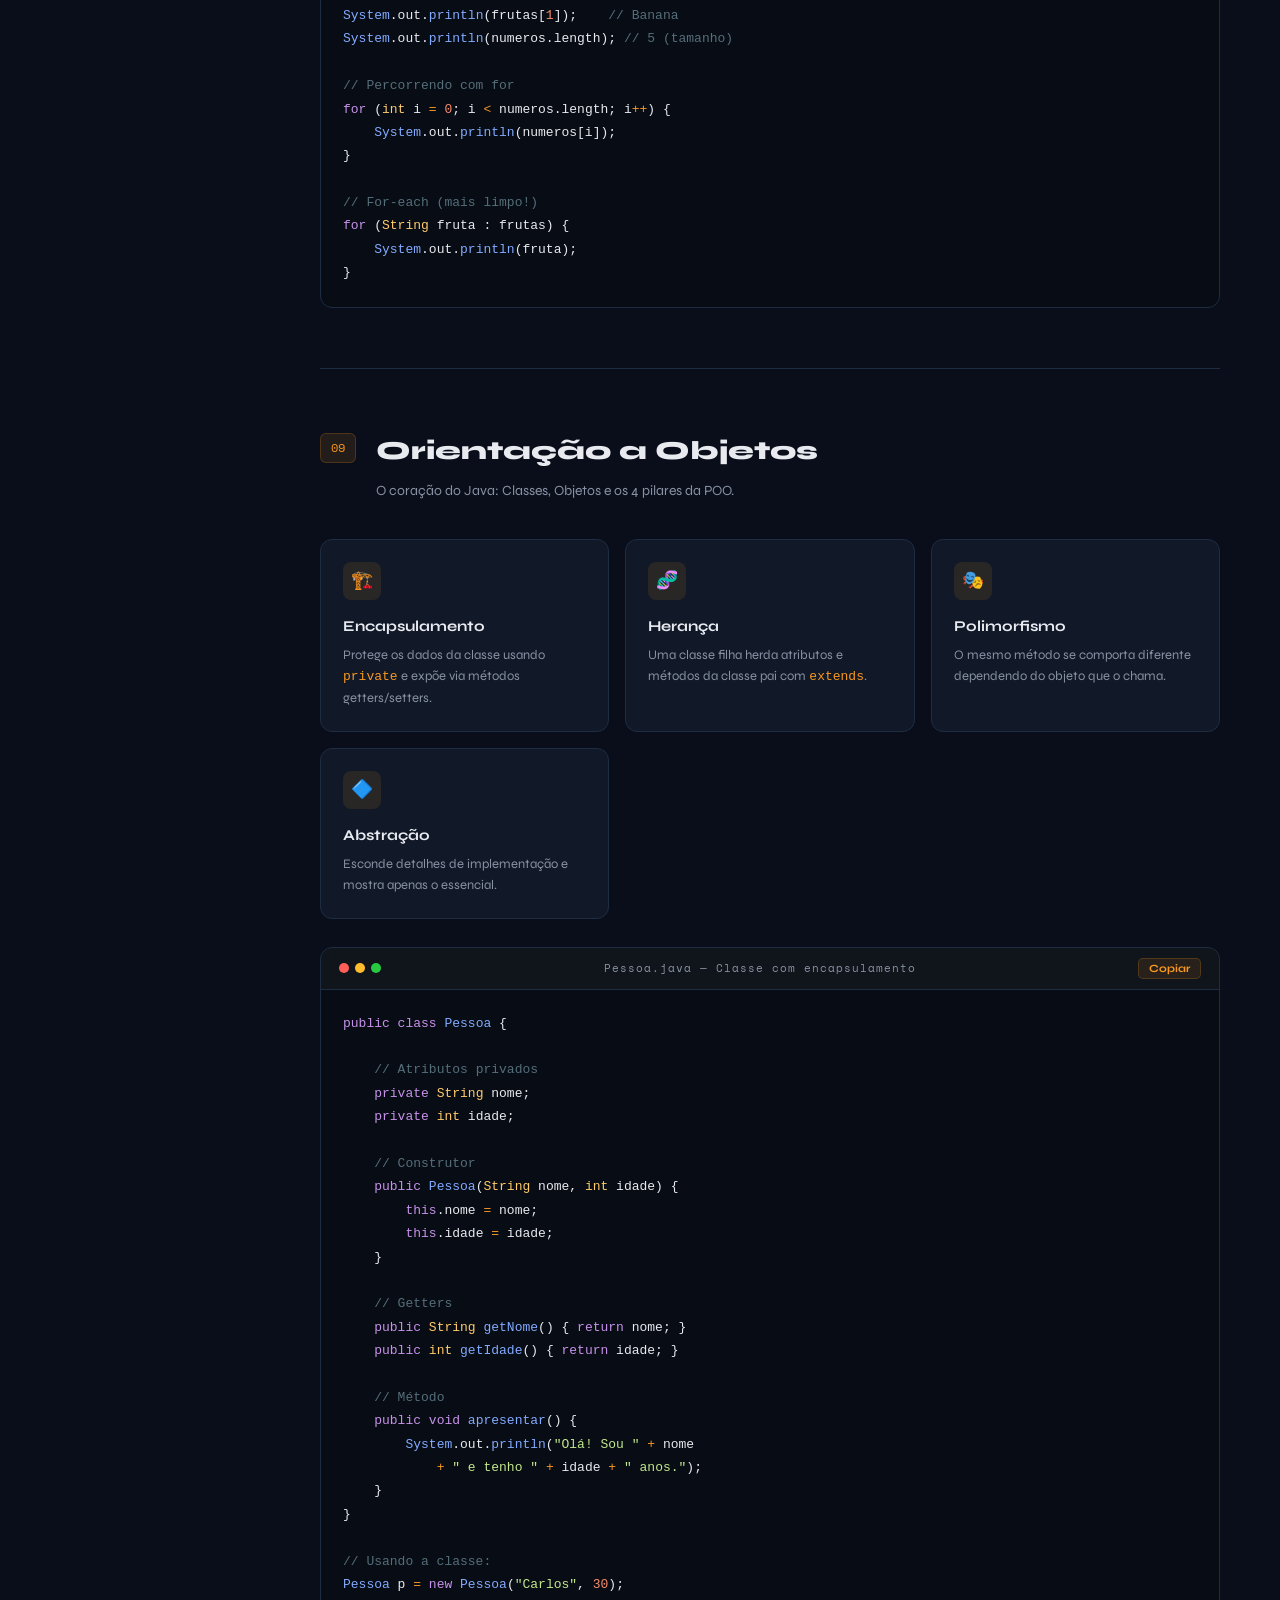
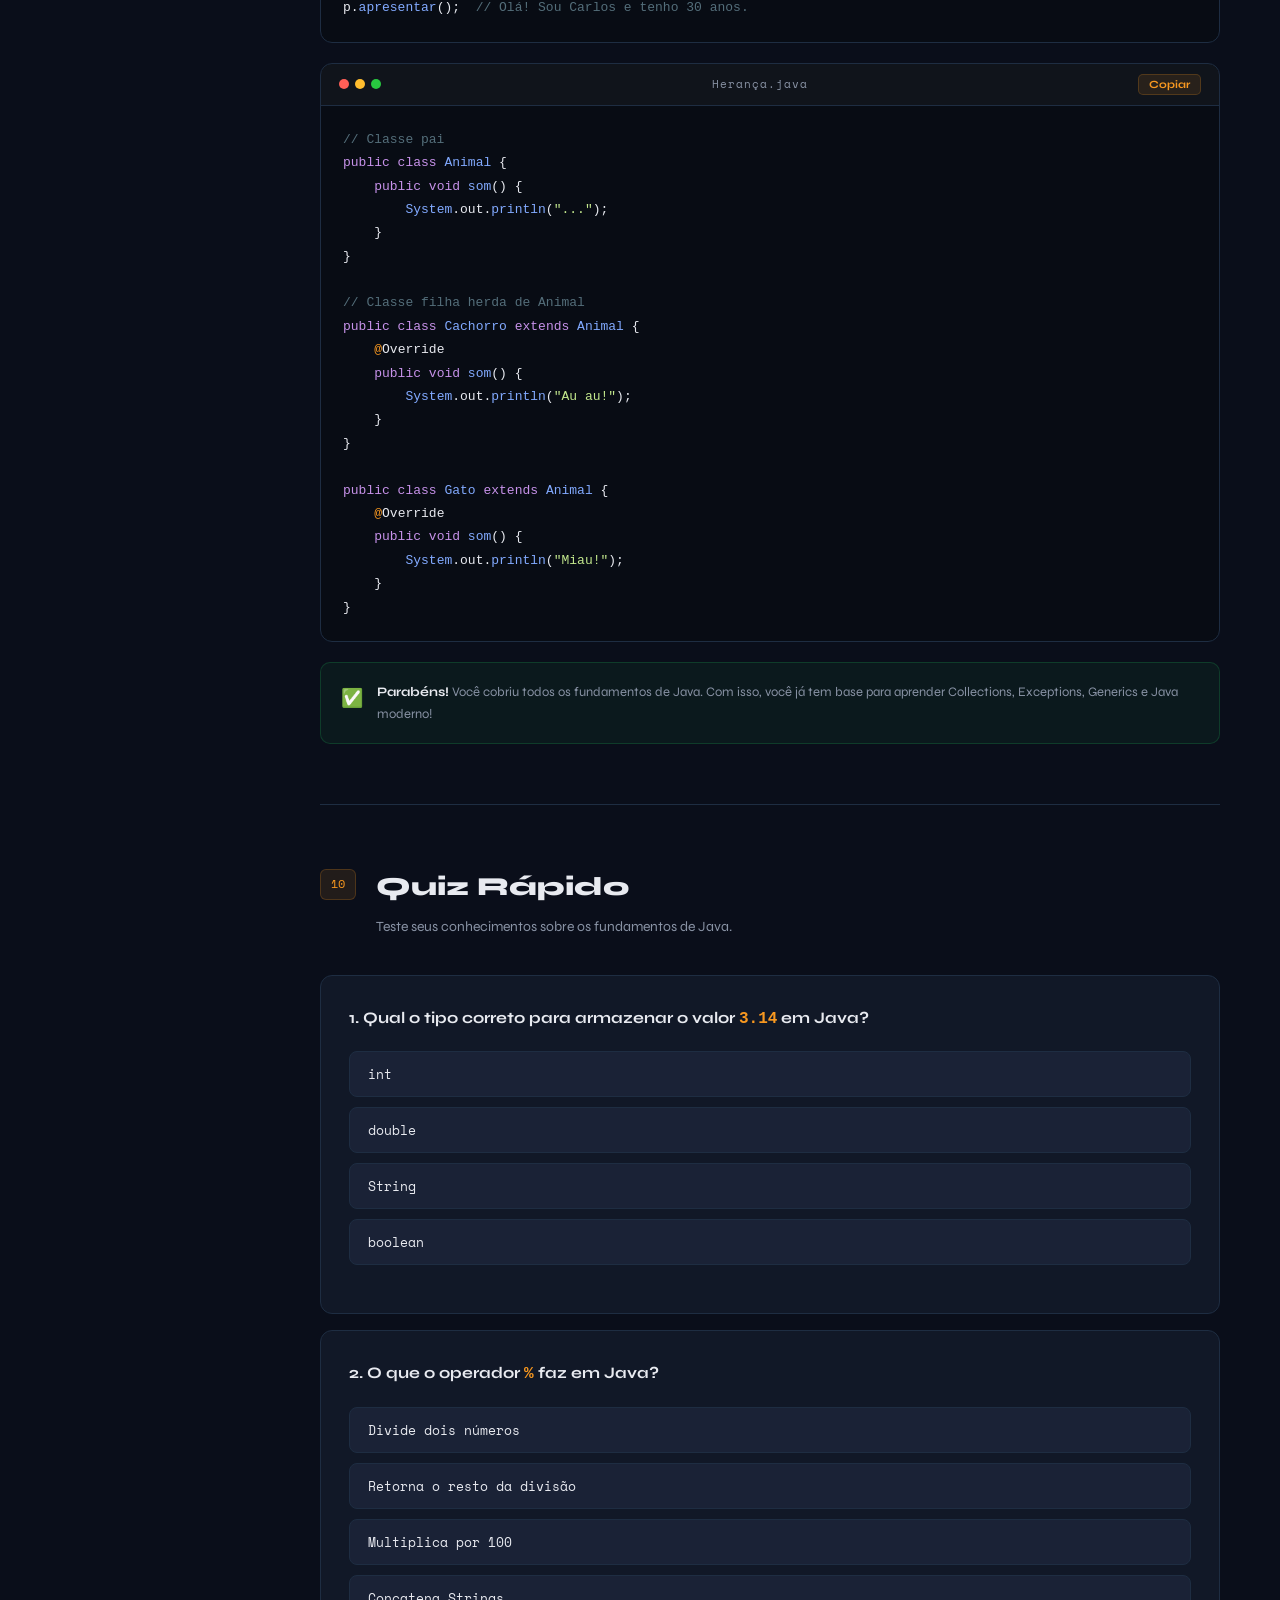
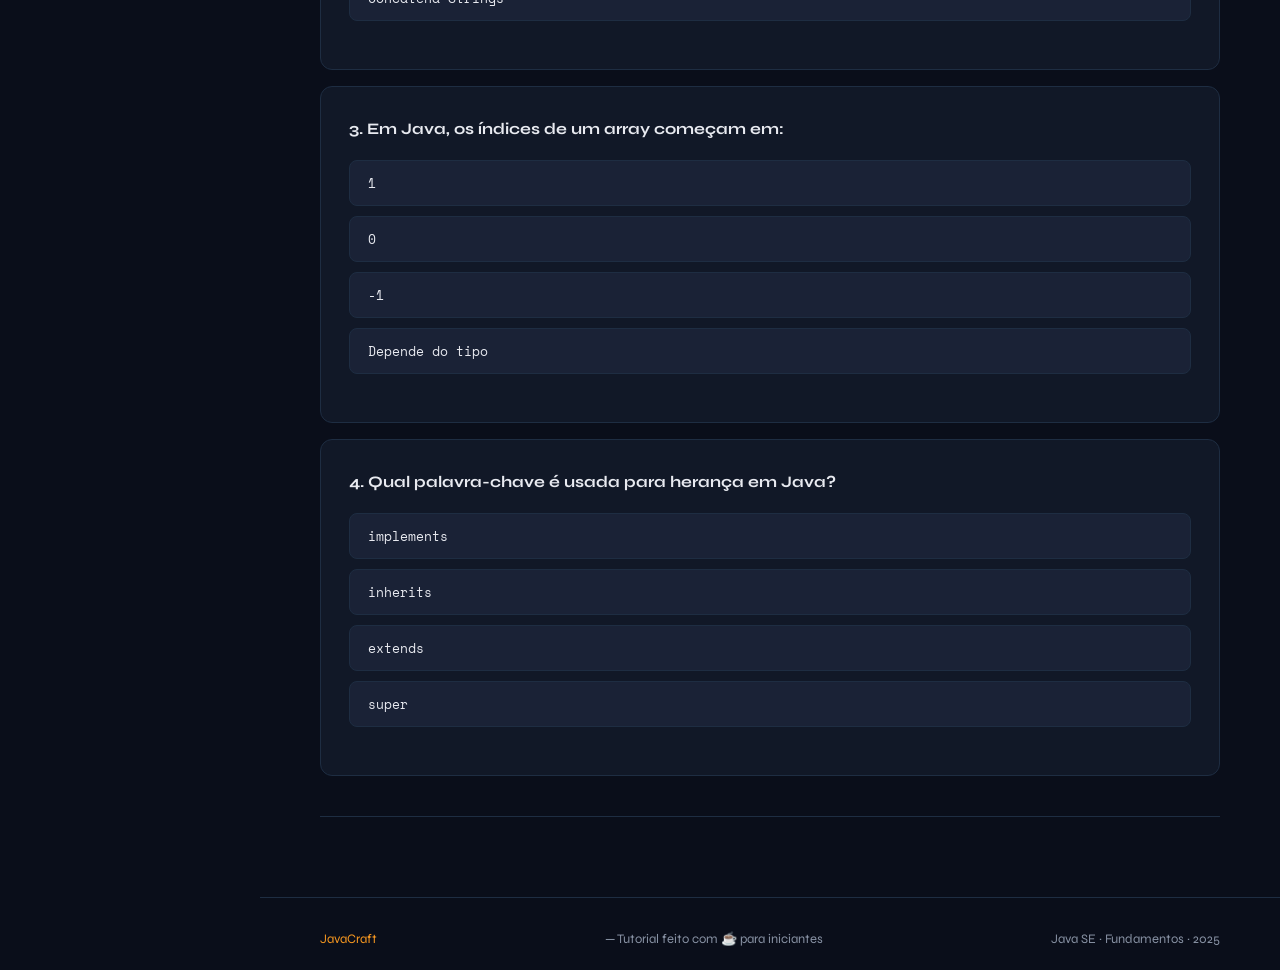
<file: java-tutorial.html>
<!DOCTYPE html>
<html lang="pt-BR">
<head>
<meta charset="UTF-8">
<meta name="viewport" content="width=device-width, initial-scale=1.0">
<title>JavaCraft — Aprenda Java do Zero</title>
<link href="https://fonts.googleapis.com/css2?family=Space+Mono:ital,wght@0,400;0,700;1,400&family=Syne:wght@400;600;700;800&display=swap" rel="stylesheet">
<style>
  :root {
    --bg: #0a0e1a;
    --surface: #111827;
    --surface2: #1a2236;
    --java: #f89820;
    --java2: #e05a00;
    --accent: #00d4ff;
    --accent2: #7c3aed;
    --text: #e8eaf0;
    --muted: #8892a4;
    --border: #1e2d42;
    --code-bg: #080c14;
    --green: #22c55e;
    --red: #ef4444;
  }

  * { margin: 0; padding: 0; box-sizing: border-box; }

  html { scroll-behavior: smooth; }

  body {
    background: var(--bg);
    color: var(--text);
    font-family: 'Syne', sans-serif;
    overflow-x: hidden;
    line-height: 1.7;
  }

  /* ── NOISE OVERLAY ── */
  body::before {
    content: '';
    position: fixed; inset: 0;
    background-image: url("data:image/svg+xml,%3Csvg viewBox='0 0 256 256' xmlns='http://www.w3.org/2000/svg'%3E%3Cfilter id='noise'%3E%3CfeTurbulence type='fractalNoise' baseFrequency='0.9' numOctaves='4' stitchTiles='stitch'/%3E%3C/filter%3E%3Crect width='100%25' height='100%25' filter='url(%23noise)' opacity='0.03'/%3E%3C/svg%3E");
    pointer-events: none;
    z-index: 9999;
    opacity: .4;
  }

  /* ── SIDEBAR ── */
  .sidebar {
    position: fixed; top: 0; left: 0;
    width: 260px; height: 100vh;
    background: var(--surface);
    border-right: 1px solid var(--border);
    display: flex; flex-direction: column;
    z-index: 100;
    overflow-y: auto;
  }

  .logo {
    padding: 28px 24px 20px;
    border-bottom: 1px solid var(--border);
  }
  .logo-mark {
    font-family: 'Space Mono', monospace;
    font-size: 11px;
    color: var(--java);
    letter-spacing: 3px;
    text-transform: uppercase;
    margin-bottom: 4px;
  }
  .logo h1 {
    font-size: 22px;
    font-weight: 800;
    background: linear-gradient(135deg, var(--java), var(--java2));
    -webkit-background-clip: text;
    -webkit-text-fill-color: transparent;
  }

  nav { padding: 20px 0; flex: 1; }

  .nav-section {
    padding: 6px 24px 4px;
    font-size: 10px;
    letter-spacing: 2px;
    color: var(--muted);
    text-transform: uppercase;
    font-weight: 700;
    margin-top: 12px;
  }

  nav a {
    display: flex; align-items: center; gap: 10px;
    padding: 9px 24px;
    color: var(--muted);
    text-decoration: none;
    font-size: 14px;
    font-weight: 600;
    transition: all .2s;
    border-left: 3px solid transparent;
    position: relative;
  }

  nav a:hover, nav a.active {
    color: var(--text);
    background: rgba(248,152,32,.06);
    border-left-color: var(--java);
  }

  nav a .num {
    font-family: 'Space Mono', monospace;
    font-size: 10px;
    color: var(--java);
    min-width: 20px;
  }

  /* ── MAIN ── */
  .main {
    margin-left: 260px;
    min-height: 100vh;
  }

  /* ── HERO ── */
  .hero {
    position: relative;
    padding: 80px 60px 70px;
    border-bottom: 1px solid var(--border);
    overflow: hidden;
  }

  .hero::before {
    content: 'JAVA';
    position: absolute; right: -20px; top: -40px;
    font-size: 280px; font-weight: 800;
    color: rgba(248,152,32,.04);
    font-family: 'Space Mono', monospace;
    user-select: none;
    line-height: 1;
  }

  .hero-badge {
    display: inline-flex; align-items: center; gap: 8px;
    background: rgba(248,152,32,.1);
    border: 1px solid rgba(248,152,32,.25);
    color: var(--java);
    padding: 5px 14px;
    border-radius: 20px;
    font-size: 12px;
    font-weight: 700;
    letter-spacing: 1px;
    text-transform: uppercase;
    margin-bottom: 24px;
  }

  .hero h2 {
    font-size: clamp(32px, 5vw, 52px);
    font-weight: 800;
    line-height: 1.15;
    max-width: 600px;
    margin-bottom: 16px;
  }

  .hero h2 span {
    background: linear-gradient(90deg, var(--java), #ff6b00);
    -webkit-background-clip: text;
    -webkit-text-fill-color: transparent;
  }

  .hero p {
    color: var(--muted);
    font-size: 16px;
    max-width: 480px;
    margin-bottom: 32px;
  }

  .hero-stats {
    display: flex; gap: 40px;
  }

  .stat { text-align: left; }
  .stat-num {
    font-family: 'Space Mono', monospace;
    font-size: 28px;
    color: var(--java);
    font-weight: 700;
  }
  .stat-label {
    font-size: 12px;
    color: var(--muted);
    font-weight: 600;
  }

  /* ── CONTENT ── */
  .content { padding: 0 60px 80px; }

  /* ── SECTION ── */
  .section {
    padding: 60px 0 40px;
    border-bottom: 1px solid var(--border);
    animation: fadeUp .5s ease both;
  }

  @keyframes fadeUp {
    from { opacity: 0; transform: translateY(20px); }
    to   { opacity: 1; transform: translateY(0); }
  }

  .section-header {
    display: flex; align-items: flex-start; gap: 20px;
    margin-bottom: 36px;
  }

  .section-num {
    font-family: 'Space Mono', monospace;
    font-size: 12px;
    color: var(--java);
    background: rgba(248,152,32,.1);
    border: 1px solid rgba(248,152,32,.2);
    padding: 4px 10px;
    border-radius: 6px;
    margin-top: 4px;
    white-space: nowrap;
  }

  .section-title-group h3 {
    font-size: 26px;
    font-weight: 800;
    margin-bottom: 6px;
  }

  .section-title-group p {
    color: var(--muted);
    font-size: 14px;
  }

  /* ── CARDS ── */
  .cards {
    display: grid;
    grid-template-columns: repeat(auto-fill, minmax(280px, 1fr));
    gap: 16px;
    margin-bottom: 28px;
  }

  .card {
    background: var(--surface);
    border: 1px solid var(--border);
    border-radius: 12px;
    padding: 22px;
    transition: all .25s;
    position: relative;
    overflow: hidden;
  }

  .card::before {
    content: '';
    position: absolute; top: 0; left: 0; right: 0;
    height: 2px;
    background: linear-gradient(90deg, var(--java), transparent);
    opacity: 0;
    transition: opacity .25s;
  }

  .card:hover { border-color: rgba(248,152,32,.3); transform: translateY(-2px); }
  .card:hover::before { opacity: 1; }

  .card-icon {
    width: 38px; height: 38px;
    border-radius: 8px;
    display: flex; align-items: center; justify-content: center;
    font-size: 18px;
    margin-bottom: 14px;
    background: rgba(248,152,32,.1);
  }

  .card h4 {
    font-size: 15px;
    font-weight: 700;
    margin-bottom: 6px;
  }

  .card p {
    font-size: 13px;
    color: var(--muted);
    line-height: 1.6;
  }

  /* ── CODE BLOCK ── */
  .code-wrap {
    background: var(--code-bg);
    border: 1px solid var(--border);
    border-radius: 12px;
    overflow: hidden;
    margin: 20px 0;
    font-family: 'Space Mono', monospace;
  }

  .code-header {
    display: flex; align-items: center; justify-content: space-between;
    padding: 10px 18px;
    background: rgba(255,255,255,.03);
    border-bottom: 1px solid var(--border);
  }

  .code-dots { display: flex; gap: 6px; }
  .dot {
    width: 10px; height: 10px; border-radius: 50%;
  }
  .dot-r { background: #ff5f57; }
  .dot-y { background: #ffbd2e; }
  .dot-g { background: #28c940; }

  .code-label {
    font-size: 11px;
    color: var(--muted);
    letter-spacing: 1px;
  }

  .copy-btn {
    background: rgba(248,152,32,.1);
    border: 1px solid rgba(248,152,32,.2);
    color: var(--java);
    padding: 3px 10px;
    border-radius: 5px;
    font-size: 11px;
    cursor: pointer;
    font-family: 'Syne', sans-serif;
    font-weight: 700;
    transition: all .2s;
  }
  .copy-btn:hover { background: rgba(248,152,32,.2); }

  pre {
    padding: 22px;
    overflow-x: auto;
    font-size: 13px;
    line-height: 1.8;
  }

  /* ── SYNTAX COLORS ── */
  .kw  { color: #c792ea; }   /* keyword */
  .cl  { color: #82aaff; }   /* class */
  .fn  { color: #82aaff; }   /* function/method */
  .st  { color: #c3e88d; }   /* string */
  .nm  { color: #f78c6c; }   /* number */
  .cm  { color: #546e7a; }   /* comment */
  .tp  { color: #ffcb6b; }   /* type */
  .op  { color: var(--java); } /* operator */

  /* ── INFO BOX ── */
  .info-box {
    display: flex; gap: 14px;
    background: rgba(0,212,255,.06);
    border: 1px solid rgba(0,212,255,.18);
    border-radius: 10px;
    padding: 18px 20px;
    margin: 20px 0;
  }
  .info-box.warn {
    background: rgba(248,152,32,.06);
    border-color: rgba(248,152,32,.2);
  }
  .info-box.success {
    background: rgba(34,197,94,.06);
    border-color: rgba(34,197,94,.2);
  }
  .info-icon { font-size: 18px; margin-top: 2px; flex-shrink: 0; }
  .info-box p { font-size: 13px; color: var(--muted); }
  .info-box p strong { color: var(--text); }

  /* ── TABLE ── */
  .table-wrap {
    overflow-x: auto;
    border: 1px solid var(--border);
    border-radius: 10px;
    margin: 20px 0;
  }

  table {
    width: 100%;
    border-collapse: collapse;
    font-size: 13px;
  }

  thead { background: rgba(248,152,32,.07); }
  th {
    padding: 12px 18px;
    text-align: left;
    color: var(--java);
    font-weight: 700;
    font-size: 12px;
    letter-spacing: 1px;
    text-transform: uppercase;
    border-bottom: 1px solid var(--border);
  }
  td {
    padding: 12px 18px;
    border-bottom: 1px solid rgba(30,45,66,.6);
    color: var(--muted);
    font-family: 'Space Mono', monospace;
    font-size: 12px;
  }
  td:first-child { color: var(--accent); }
  tr:last-child td { border-bottom: none; }
  tr:hover td { background: rgba(255,255,255,.02); }

  /* ── OPERATOR TABLE FIRST COL ── */
  td.op-col { color: var(--java); font-size: 16px; }

  /* ── PROGRESS BAR (topics) ── */
  .topic-list { display: flex; flex-direction: column; gap: 10px; }
  .topic-item {
    background: var(--surface);
    border: 1px solid var(--border);
    border-radius: 8px;
    padding: 14px 18px;
    display: flex; align-items: center; gap: 16px;
    transition: border-color .2s;
  }
  .topic-item:hover { border-color: rgba(248,152,32,.3); }
  .topic-icon { font-size: 20px; }
  .topic-info { flex: 1; }
  .topic-name { font-size: 14px; font-weight: 700; margin-bottom: 4px; }
  .topic-desc { font-size: 12px; color: var(--muted); }
  .topic-badge {
    font-size: 10px;
    font-weight: 700;
    padding: 3px 10px;
    border-radius: 20px;
    letter-spacing: 1px;
    text-transform: uppercase;
  }
  .badge-init { background: rgba(34,197,94,.1); color: var(--green); border: 1px solid rgba(34,197,94,.2); }
  .badge-med  { background: rgba(248,152,32,.1); color: var(--java); border: 1px solid rgba(248,152,32,.2); }
  .badge-adv  { background: rgba(124,58,237,.1); color: #a78bfa; border: 1px solid rgba(124,58,237,.2); }

  /* ── QUIZ ── */
  .quiz-box {
    background: var(--surface);
    border: 1px solid var(--border);
    border-radius: 12px;
    padding: 28px;
    margin-top: 30px;
  }
  .quiz-q { font-size: 16px; font-weight: 700; margin-bottom: 18px; }
  .quiz-options { display: flex; flex-direction: column; gap: 10px; margin-bottom: 20px; }
  .quiz-opt {
    background: var(--surface2);
    border: 1px solid var(--border);
    border-radius: 8px;
    padding: 12px 18px;
    cursor: pointer;
    font-size: 13px;
    font-family: 'Space Mono', monospace;
    transition: all .2s;
    text-align: left;
    color: var(--text);
  }
  .quiz-opt:hover { border-color: var(--java); color: var(--java); }
  .quiz-opt.correct { border-color: var(--green); background: rgba(34,197,94,.08); color: var(--green); }
  .quiz-opt.wrong   { border-color: var(--red);   background: rgba(239,68,68,.08);  color: var(--red);   }
  .quiz-result { font-size: 13px; color: var(--muted); display: none; }
  .quiz-result.show { display: block; }

  /* ── FOOTER ── */
  .footer {
    border-top: 1px solid var(--border);
    padding: 30px 60px;
    display: flex; align-items: center; justify-content: space-between;
    color: var(--muted);
    font-size: 13px;
  }

  .footer span { color: var(--java); }

  /* ── SCROLLBAR ── */
  ::-webkit-scrollbar { width: 5px; height: 5px; }
  ::-webkit-scrollbar-track { background: var(--bg); }
  ::-webkit-scrollbar-thumb { background: var(--border); border-radius: 4px; }
  ::-webkit-scrollbar-thumb:hover { background: var(--java); }

  /* ── RESPONSIVE ── */
  @media (max-width: 900px) {
    .sidebar { display: none; }
    .main { margin-left: 0; }
    .hero, .content { padding-left: 24px; padding-right: 24px; }
    .footer { flex-direction: column; gap: 10px; }
  }
</style>
</head>
<body>

<!-- SIDEBAR -->
<aside class="sidebar">
  <div class="logo">
    <div class="logo-mark">☕ Tutorial</div>
    <h1>JavaCraft</h1>
  </div>
  <nav>
    <div class="nav-section">Início</div>
    <a href="#intro" class="active"><span class="num">00</span> Introdução</a>
    <a href="#roadmap"><span class="num">01</span> Roadmap</a>

    <div class="nav-section">Fundamentos</div>
    <a href="#sintaxe"><span class="num">02</span> Sintaxe Básica</a>
    <a href="#tipos"><span class="num">03</span> Tipos de Dados</a>
    <a href="#operadores"><span class="num">04</span> Operadores</a>
    <a href="#controle"><span class="num">05</span> Controle de Fluxo</a>
    <a href="#loops"><span class="num">06</span> Laços de Repetição</a>
    <a href="#metodos"><span class="num">07</span> Métodos</a>
    <a href="#arrays"><span class="num">08</span> Arrays</a>
    <a href="#oo"><span class="num">09</span> Orientação a Objetos</a>
    <a href="#quiz"><span class="num">10</span> Quiz</a>
  </nav>
</aside>

<!-- MAIN -->
<main class="main">

  <!-- HERO -->
  <section class="hero" id="intro">
    <div class="hero-badge">☕ Java para iniciantes</div>
    <h2>Aprenda a <span>programar em Java</span> do absoluto zero</h2>
    <p>Um guia prático e direto com exemplos reais, exercícios e tudo que você precisa para dominar Java.</p>
    <div class="hero-stats">
      <div class="stat">
        <div class="stat-num">10</div>
        <div class="stat-label">Módulos</div>
      </div>
      <div class="stat">
        <div class="stat-num">30+</div>
        <div class="stat-label">Exemplos de código</div>
      </div>
      <div class="stat">
        <div class="stat-num">100%</div>
        <div class="stat-label">Gratuito</div>
      </div>
    </div>
  </section>

  <div class="content">

    <!-- ROADMAP -->
    <div class="section" id="roadmap">
      <div class="section-header">
        <span class="section-num">01</span>
        <div class="section-title-group">
          <h3>Roadmap de Aprendizado</h3>
          <p>Siga esta ordem para aprender Java de forma eficiente.</p>
        </div>
      </div>
      <div class="topic-list">
        <div class="topic-item"><span class="topic-icon">☕</span><div class="topic-info"><div class="topic-name">Sintaxe Básica & Estrutura</div><div class="topic-desc">Classes, métodos, variáveis e primeiro programa</div></div><span class="topic-badge badge-init">Iniciante</span></div>
        <div class="topic-item"><span class="topic-icon">📦</span><div class="topic-info"><div class="topic-name">Tipos de Dados & Variáveis</div><div class="topic-desc">int, double, String, boolean, char...</div></div><span class="topic-badge badge-init">Iniciante</span></div>
        <div class="topic-item"><span class="topic-icon">➕</span><div class="topic-info"><div class="topic-name">Operadores</div><div class="topic-desc">Aritméticos, lógicos e relacionais</div></div><span class="topic-badge badge-init">Iniciante</span></div>
        <div class="topic-item"><span class="topic-icon">🔀</span><div class="topic-info"><div class="topic-name">Controle de Fluxo</div><div class="topic-desc">if, else, switch</div></div><span class="topic-badge badge-init">Iniciante</span></div>
        <div class="topic-item"><span class="topic-icon">🔁</span><div class="topic-info"><div class="topic-name">Laços de Repetição</div><div class="topic-desc">for, while, do-while</div></div><span class="topic-badge badge-med">Médio</span></div>
        <div class="topic-item"><span class="topic-icon">🔧</span><div class="topic-info"><div class="topic-name">Métodos</div><div class="topic-desc">Criação, parâmetros e retorno</div></div><span class="topic-badge badge-med">Médio</span></div>
        <div class="topic-item"><span class="topic-icon">🗂️</span><div class="topic-info"><div class="topic-name">Arrays</div><div class="topic-desc">Vetores unidimensionais e multidimensionais</div></div><span class="topic-badge badge-med">Médio</span></div>
        <div class="topic-item"><span class="topic-icon">🏗️</span><div class="topic-info"><div class="topic-name">Orientação a Objetos</div><div class="topic-desc">Classes, objetos, herança, encapsulamento</div></div><span class="topic-badge badge-adv">Avançado</span></div>
      </div>
    </div>

    <!-- SINTAXE -->
    <div class="section" id="sintaxe">
      <div class="section-header">
        <span class="section-num">02</span>
        <div class="section-title-group">
          <h3>Sintaxe Básica</h3>
          <p>A estrutura fundamental de todo programa Java.</p>
        </div>
      </div>

      <div class="cards">
        <div class="card"><div class="card-icon">📄</div><h4>Arquivo .java</h4><p>Todo código Java fica em arquivos <code style="color:var(--java)">.java</code>. O nome do arquivo deve ser igual ao nome da classe pública.</p></div>
        <div class="card"><div class="card-icon">🏛️</div><h4>Classe</h4><p>Todo código Java precisa estar dentro de uma classe. É a unidade básica de organização.</p></div>
        <div class="card"><div class="card-icon">▶️</div><h4>Método main</h4><p>O ponto de entrada de qualquer programa Java. É onde a execução começa.</p></div>
        <div class="card"><div class="card-icon">🖨️</div><h4>System.out.println</h4><p>Exibe texto no console. O mais usado para testes e debugging no início.</p></div>
      </div>

      <div class="code-wrap">
        <div class="code-header">
          <div class="code-dots"><div class="dot dot-r"></div><div class="dot dot-y"></div><div class="dot dot-g"></div></div>
          <span class="code-label">OlaMundo.java</span>
          <button class="copy-btn" onclick="copyCode(this)">Copiar</button>
        </div>
        <pre><span class="cm">// Meu primeiro programa Java</span>
<span class="kw">public class</span> <span class="cl">OlaMundo</span> {

    <span class="kw">public static void</span> <span class="fn">main</span>(<span class="tp">String</span>[] args) {
        <span class="cl">System</span>.out.<span class="fn">println</span>(<span class="st">"Olá, Mundo!"</span>);
        <span class="cl">System</span>.out.<span class="fn">println</span>(<span class="st">"Java é incrível!"</span>);
    }

}</pre>
      </div>

      <div class="info-box">
        <span class="info-icon">💡</span>
        <p><strong>Dica:</strong> Java é case-sensitive — <code style="color:var(--java)">Main</code> e <code style="color:var(--java)">main</code> são coisas diferentes! Todo statement termina com <code style="color:var(--java)">;</code></p>
      </div>
    </div>

    <!-- TIPOS DE DADOS -->
    <div class="section" id="tipos">
      <div class="section-header">
        <span class="section-num">03</span>
        <div class="section-title-group">
          <h3>Tipos de Dados & Variáveis</h3>
          <p>Os tipos primitivos e como declarar variáveis em Java.</p>
        </div>
      </div>

      <div class="table-wrap">
        <table>
          <thead>
            <tr><th>Tipo</th><th>Descrição</th><th>Exemplo</th><th>Tamanho</th></tr>
          </thead>
          <tbody>
            <tr><td>int</td><td style="color:var(--text)">Número inteiro</td><td>42, -10, 0</td><td>32 bits</td></tr>
            <tr><td>double</td><td style="color:var(--text)">Número decimal</td><td>3.14, -0.5</td><td>64 bits</td></tr>
            <tr><td>float</td><td style="color:var(--text)">Decimal menor</td><td>3.14f</td><td>32 bits</td></tr>
            <tr><td>long</td><td style="color:var(--text)">Inteiro grande</td><td>1000000L</td><td>64 bits</td></tr>
            <tr><td>boolean</td><td style="color:var(--text)">Verdadeiro/Falso</td><td>true, false</td><td>1 bit</td></tr>
            <tr><td>char</td><td style="color:var(--text)">Um caractere</td><td>'A', 'z'</td><td>16 bits</td></tr>
            <tr><td>String</td><td style="color:var(--text)">Texto (objeto)</td><td>"Java"</td><td>variável</td></tr>
          </tbody>
        </table>
      </div>

      <div class="code-wrap">
        <div class="code-header">
          <div class="code-dots"><div class="dot dot-r"></div><div class="dot dot-y"></div><div class="dot dot-g"></div></div>
          <span class="code-label">Variaveis.java</span>
          <button class="copy-btn" onclick="copyCode(this)">Copiar</button>
        </div>
        <pre><span class="kw">public class</span> <span class="cl">Variaveis</span> {
    <span class="kw">public static void</span> <span class="fn">main</span>(<span class="tp">String</span>[] args) {

        <span class="cm">// Declarando variáveis</span>
        <span class="tp">int</span> idade <span class="op">=</span> <span class="nm">25</span>;
        <span class="tp">double</span> salario <span class="op">=</span> <span class="nm">3500.50</span>;
        <span class="tp">boolean</span> ativo <span class="op">=</span> <span class="kw">true</span>;
        <span class="tp">char</span> inicial <span class="op">=</span> <span class="st">'J'</span>;
        <span class="tp">String</span> nome <span class="op">=</span> <span class="st">"Maria"</span>;

        <span class="cm">// Exibindo valores</span>
        <span class="cl">System</span>.out.<span class="fn">println</span>(<span class="st">"Nome: "</span> <span class="op">+</span> nome);
        <span class="cl">System</span>.out.<span class="fn">println</span>(<span class="st">"Idade: "</span> <span class="op">+</span> idade);
        <span class="cl">System</span>.out.<span class="fn">println</span>(<span class="st">"Salário: R$"</span> <span class="op">+</span> salario);

    }
}</pre>
      </div>
    </div>

    <!-- OPERADORES -->
    <div class="section" id="operadores">
      <div class="section-header">
        <span class="section-num">04</span>
        <div class="section-title-group">
          <h3>Operadores</h3>
          <p>Operadores aritméticos, relacionais e lógicos.</p>
        </div>
      </div>

      <div class="cards">
        <div class="card">
          <div class="card-icon">➕</div>
          <h4>Aritméticos</h4>
          <p><code style="color:var(--java)">+</code> adição &nbsp; <code style="color:var(--java)">-</code> subtração<br><code style="color:var(--java)">*</code> multiplicação &nbsp; <code style="color:var(--java)">/</code> divisão<br><code style="color:var(--java)">%</code> módulo (resto)</p>
        </div>
        <div class="card">
          <div class="card-icon">⚖️</div>
          <h4>Relacionais</h4>
          <p><code style="color:var(--java)">==</code> igual &nbsp; <code style="color:var(--java)">!=</code> diferente<br><code style="color:var(--java)">&gt;</code> maior &nbsp; <code style="color:var(--java)">&lt;</code> menor<br><code style="color:var(--java)">&gt;=</code> maior/igual &nbsp; <code style="color:var(--java)">&lt;=</code> menor/igual</p>
        </div>
        <div class="card">
          <div class="card-icon">🔗</div>
          <h4>Lógicos</h4>
          <p><code style="color:var(--java)">&amp;&amp;</code> E lógico (AND)<br><code style="color:var(--java)">||</code> OU lógico (OR)<br><code style="color:var(--java)">!</code> NÃO lógico (NOT)</p>
        </div>
      </div>

      <div class="code-wrap">
        <div class="code-header">
          <div class="code-dots"><div class="dot dot-r"></div><div class="dot dot-y"></div><div class="dot dot-g"></div></div>
          <span class="code-label">Operadores.java</span>
          <button class="copy-btn" onclick="copyCode(this)">Copiar</button>
        </div>
        <pre><span class="tp">int</span> a <span class="op">=</span> <span class="nm">10</span>, b <span class="op">=</span> <span class="nm">3</span>;

<span class="cl">System</span>.out.<span class="fn">println</span>(a <span class="op">+</span> b);   <span class="cm">// 13</span>
<span class="cl">System</span>.out.<span class="fn">println</span>(a <span class="op">-</span> b);   <span class="cm">// 7</span>
<span class="cl">System</span>.out.<span class="fn">println</span>(a <span class="op">*</span> b);   <span class="cm">// 30</span>
<span class="cl">System</span>.out.<span class="fn">println</span>(a <span class="op">/</span> b);   <span class="cm">// 3  (divisão inteira)</span>
<span class="cl">System</span>.out.<span class="fn">println</span>(a <span class="op">%</span> b);   <span class="cm">// 1  (resto da divisão)</span>

<span class="cm">// Lógicos</span>
<span class="tp">boolean</span> x <span class="op">=</span> <span class="nm">5</span> <span class="op">&gt;</span> <span class="nm">3</span> <span class="op">&amp;&amp;</span> <span class="nm">10</span> <span class="op">&lt;</span> <span class="nm">20</span>;  <span class="cm">// true</span>
<span class="tp">boolean</span> y <span class="op">=</span> <span class="nm">5</span> <span class="op">&gt;</span> <span class="nm">10</span> <span class="op">||</span> <span class="nm">1</span> <span class="op">==</span> <span class="nm">1</span>;  <span class="cm">// true</span></pre>
      </div>
    </div>

    <!-- CONTROLE DE FLUXO -->
    <div class="section" id="controle">
      <div class="section-header">
        <span class="section-num">05</span>
        <div class="section-title-group">
          <h3>Controle de Fluxo</h3>
          <p>Tomando decisões com if, else e switch.</p>
        </div>
      </div>

      <div class="code-wrap">
        <div class="code-header">
          <div class="code-dots"><div class="dot dot-r"></div><div class="dot dot-y"></div><div class="dot dot-g"></div></div>
          <span class="code-label">Condicionais.java — if / else if / else</span>
          <button class="copy-btn" onclick="copyCode(this)">Copiar</button>
        </div>
        <pre><span class="tp">int</span> nota <span class="op">=</span> <span class="nm">75</span>;

<span class="kw">if</span> (nota <span class="op">&gt;=</span> <span class="nm">90</span>) {
    <span class="cl">System</span>.out.<span class="fn">println</span>(<span class="st">"Conceito A"</span>);
} <span class="kw">else if</span> (nota <span class="op">&gt;=</span> <span class="nm">70</span>) {
    <span class="cl">System</span>.out.<span class="fn">println</span>(<span class="st">"Conceito B"</span>);
} <span class="kw">else if</span> (nota <span class="op">&gt;=</span> <span class="nm">50</span>) {
    <span class="cl">System</span>.out.<span class="fn">println</span>(<span class="st">"Conceito C"</span>);
} <span class="kw">else</span> {
    <span class="cl">System</span>.out.<span class="fn">println</span>(<span class="st">"Reprovado"</span>);
}</pre>
      </div>

      <div class="code-wrap">
        <div class="code-header">
          <div class="code-dots"><div class="dot dot-r"></div><div class="dot dot-y"></div><div class="dot dot-g"></div></div>
          <span class="code-label">Switch.java</span>
          <button class="copy-btn" onclick="copyCode(this)">Copiar</button>
        </div>
        <pre><span class="tp">int</span> dia <span class="op">=</span> <span class="nm">3</span>;

<span class="kw">switch</span> (dia) {
    <span class="kw">case</span> <span class="nm">1</span>: <span class="cl">System</span>.out.<span class="fn">println</span>(<span class="st">"Segunda"</span>); <span class="kw">break</span>;
    <span class="kw">case</span> <span class="nm">2</span>: <span class="cl">System</span>.out.<span class="fn">println</span>(<span class="st">"Terça"</span>);   <span class="kw">break</span>;
    <span class="kw">case</span> <span class="nm">3</span>: <span class="cl">System</span>.out.<span class="fn">println</span>(<span class="st">"Quarta"</span>);  <span class="kw">break</span>;
    <span class="kw">case</span> <span class="nm">4</span>: <span class="cl">System</span>.out.<span class="fn">println</span>(<span class="st">"Quinta"</span>);  <span class="kw">break</span>;
    <span class="kw">case</span> <span class="nm">5</span>: <span class="cl">System</span>.out.<span class="fn">println</span>(<span class="st">"Sexta"</span>);   <span class="kw">break</span>;
    <span class="kw">default</span>: <span class="cl">System</span>.out.<span class="fn">println</span>(<span class="st">"Fim de semana"</span>);
}</pre>
      </div>

      <div class="info-box warn">
        <span class="info-icon">⚠️</span>
        <p><strong>Atenção:</strong> Nunca esqueça o <code style="color:var(--java)">break</code> no switch, senão ele continua executando os próximos cases (comportamento "fall-through").</p>
      </div>
    </div>

    <!-- LOOPS -->
    <div class="section" id="loops">
      <div class="section-header">
        <span class="section-num">06</span>
        <div class="section-title-group">
          <h3>Laços de Repetição</h3>
          <p>Repetindo ações com for, while e do-while.</p>
        </div>
      </div>

      <div class="code-wrap">
        <div class="code-header">
          <div class="code-dots"><div class="dot dot-r"></div><div class="dot dot-y"></div><div class="dot dot-g"></div></div>
          <span class="code-label">Loops.java — for</span>
          <button class="copy-btn" onclick="copyCode(this)">Copiar</button>
        </div>
        <pre><span class="cm">// for: quando você sabe quantas vezes repetir</span>
<span class="kw">for</span> (<span class="tp">int</span> i <span class="op">=</span> <span class="nm">1</span>; i <span class="op">&lt;=</span> <span class="nm">5</span>; i<span class="op">++</span>) {
    <span class="cl">System</span>.out.<span class="fn">println</span>(<span class="st">"Contador: "</span> <span class="op">+</span> i);
}
<span class="cm">// Saída: 1, 2, 3, 4, 5</span>

<span class="cm">// Tabuada do 7</span>
<span class="kw">for</span> (<span class="tp">int</span> i <span class="op">=</span> <span class="nm">1</span>; i <span class="op">&lt;=</span> <span class="nm">10</span>; i<span class="op">++</span>) {
    <span class="cl">System</span>.out.<span class="fn">println</span>(<span class="st">"7 x "</span> <span class="op">+</span> i <span class="op">+</span> <span class="st">" = "</span> <span class="op">+</span> (<span class="nm">7</span> <span class="op">*</span> i));
}</pre>
      </div>

      <div class="code-wrap">
        <div class="code-header">
          <div class="code-dots"><div class="dot dot-r"></div><div class="dot dot-y"></div><div class="dot dot-g"></div></div>
          <span class="code-label">Loops.java — while & do-while</span>
          <button class="copy-btn" onclick="copyCode(this)">Copiar</button>
        </div>
        <pre><span class="cm">// while: quando você não sabe quantas repetições</span>
<span class="tp">int</span> x <span class="op">=</span> <span class="nm">1</span>;
<span class="kw">while</span> (x <span class="op">&lt;=</span> <span class="nm">5</span>) {
    <span class="cl">System</span>.out.<span class="fn">println</span>(<span class="st">"x = "</span> <span class="op">+</span> x);
    x<span class="op">++</span>;
}

<span class="cm">// do-while: executa ao menos 1 vez</span>
<span class="tp">int</span> y <span class="op">=</span> <span class="nm">10</span>;
<span class="kw">do</span> {
    <span class="cl">System</span>.out.<span class="fn">println</span>(<span class="st">"y = "</span> <span class="op">+</span> y);
    y<span class="op">++</span>;
} <span class="kw">while</span> (y <span class="op">&lt;</span> <span class="nm">5</span>);
<span class="cm">// Executa 1x mesmo que y >= 5</span></pre>
      </div>
    </div>

    <!-- MÉTODOS -->
    <div class="section" id="metodos">
      <div class="section-header">
        <span class="section-num">07</span>
        <div class="section-title-group">
          <h3>Métodos</h3>
          <p>Criando blocos de código reutilizáveis.</p>
        </div>
      </div>

      <div class="cards">
        <div class="card"><div class="card-icon">🔧</div><h4>Sem retorno (void)</h4><p>Executa ações mas não devolve valor. Ideal para exibir mensagens e processar dados.</p></div>
        <div class="card"><div class="card-icon">🔄</div><h4>Com retorno</h4><p>Processa dados e devolve um resultado usando a palavra <code style="color:var(--java)">return</code>.</p></div>
        <div class="card"><div class="card-icon">📥</div><h4>Com parâmetros</h4><p>Recebe valores externos para trabalhar — deixa o método genérico e reutilizável.</p></div>
      </div>

      <div class="code-wrap">
        <div class="code-header">
          <div class="code-dots"><div class="dot dot-r"></div><div class="dot dot-y"></div><div class="dot dot-g"></div></div>
          <span class="code-label">Metodos.java</span>
          <button class="copy-btn" onclick="copyCode(this)">Copiar</button>
        </div>
        <pre><span class="kw">public class</span> <span class="cl">Metodos</span> {

    <span class="cm">// Método sem retorno (void)</span>
    <span class="kw">static void</span> <span class="fn">saudacao</span>(<span class="tp">String</span> nome) {
        <span class="cl">System</span>.out.<span class="fn">println</span>(<span class="st">"Olá, "</span> <span class="op">+</span> nome <span class="op">+</span> <span class="st">"!"</span>);
    }

    <span class="cm">// Método com retorno</span>
    <span class="kw">static</span> <span class="tp">int</span> <span class="fn">somar</span>(<span class="tp">int</span> a, <span class="tp">int</span> b) {
        <span class="kw">return</span> a <span class="op">+</span> b;
    }

    <span class="cm">// Método com lógica</span>
    <span class="kw">static</span> <span class="tp">boolean</span> <span class="fn">ehPar</span>(<span class="tp">int</span> n) {
        <span class="kw">return</span> n <span class="op">%</span> <span class="nm">2</span> <span class="op">==</span> <span class="nm">0</span>;
    }

    <span class="kw">public static void</span> <span class="fn">main</span>(<span class="tp">String</span>[] args) {
        <span class="fn">saudacao</span>(<span class="st">"Ana"</span>);             <span class="cm">// Olá, Ana!</span>
        <span class="tp">int</span> resultado <span class="op">=</span> <span class="fn">somar</span>(<span class="nm">8</span>, <span class="nm">5</span>); <span class="cm">// 13</span>
        <span class="cl">System</span>.out.<span class="fn">println</span>(<span class="fn">ehPar</span>(<span class="nm">4</span>)); <span class="cm">// true</span>
    }
}</pre>
      </div>
    </div>

    <!-- ARRAYS -->
    <div class="section" id="arrays">
      <div class="section-header">
        <span class="section-num">08</span>
        <div class="section-title-group">
          <h3>Arrays</h3>
          <p>Armazenando múltiplos valores em uma única variável.</p>
        </div>
      </div>

      <div class="info-box">
        <span class="info-icon">📌</span>
        <p><strong>Arrays</strong> em Java têm tamanho fixo e os índices começam em <strong>0</strong>. O primeiro elemento é <code style="color:var(--java)">array[0]</code>, o segundo é <code style="color:var(--java)">array[1]</code>, e assim por diante.</p>
      </div>

      <div class="code-wrap">
        <div class="code-header">
          <div class="code-dots"><div class="dot dot-r"></div><div class="dot dot-y"></div><div class="dot dot-g"></div></div>
          <span class="code-label">Arrays.java</span>
          <button class="copy-btn" onclick="copyCode(this)">Copiar</button>
        </div>
        <pre><span class="cm">// Declarando e inicializando</span>
<span class="tp">int</span>[] numeros <span class="op">=</span> {<span class="nm">10</span>, <span class="nm">20</span>, <span class="nm">30</span>, <span class="nm">40</span>, <span class="nm">50</span>};
<span class="tp">String</span>[] frutas <span class="op">=</span> {<span class="st">"Maçã"</span>, <span class="st">"Banana"</span>, <span class="st">"Laranja"</span>};

<span class="cm">// Acessando elementos</span>
<span class="cl">System</span>.out.<span class="fn">println</span>(numeros[<span class="nm">0</span>]);   <span class="cm">// 10</span>
<span class="cl">System</span>.out.<span class="fn">println</span>(frutas[<span class="nm">1</span>]);    <span class="cm">// Banana</span>
<span class="cl">System</span>.out.<span class="fn">println</span>(numeros.length); <span class="cm">// 5 (tamanho)</span>

<span class="cm">// Percorrendo com for</span>
<span class="kw">for</span> (<span class="tp">int</span> i <span class="op">=</span> <span class="nm">0</span>; i <span class="op">&lt;</span> numeros.length; i<span class="op">++</span>) {
    <span class="cl">System</span>.out.<span class="fn">println</span>(numeros[i]);
}

<span class="cm">// For-each (mais limpo!)</span>
<span class="kw">for</span> (<span class="tp">String</span> fruta : frutas) {
    <span class="cl">System</span>.out.<span class="fn">println</span>(fruta);
}</pre>
      </div>
    </div>

    <!-- OO -->
    <div class="section" id="oo">
      <div class="section-header">
        <span class="section-num">09</span>
        <div class="section-title-group">
          <h3>Orientação a Objetos</h3>
          <p>O coração do Java: Classes, Objetos e os 4 pilares da POO.</p>
        </div>
      </div>

      <div class="cards">
        <div class="card"><div class="card-icon">🏗️</div><h4>Encapsulamento</h4><p>Protege os dados da classe usando <code style="color:var(--java)">private</code> e expõe via métodos getters/setters.</p></div>
        <div class="card"><div class="card-icon">🧬</div><h4>Herança</h4><p>Uma classe filha herda atributos e métodos da classe pai com <code style="color:var(--java)">extends</code>.</p></div>
        <div class="card"><div class="card-icon">🎭</div><h4>Polimorfismo</h4><p>O mesmo método se comporta diferente dependendo do objeto que o chama.</p></div>
        <div class="card"><div class="card-icon">🔷</div><h4>Abstração</h4><p>Esconde detalhes de implementação e mostra apenas o essencial.</p></div>
      </div>

      <div class="code-wrap">
        <div class="code-header">
          <div class="code-dots"><div class="dot dot-r"></div><div class="dot dot-y"></div><div class="dot dot-g"></div></div>
          <span class="code-label">Pessoa.java — Classe com encapsulamento</span>
          <button class="copy-btn" onclick="copyCode(this)">Copiar</button>
        </div>
        <pre><span class="kw">public class</span> <span class="cl">Pessoa</span> {

    <span class="cm">// Atributos privados</span>
    <span class="kw">private</span> <span class="tp">String</span> nome;
    <span class="kw">private</span> <span class="tp">int</span> idade;

    <span class="cm">// Construtor</span>
    <span class="kw">public</span> <span class="fn">Pessoa</span>(<span class="tp">String</span> nome, <span class="tp">int</span> idade) {
        <span class="kw">this</span>.nome <span class="op">=</span> nome;
        <span class="kw">this</span>.idade <span class="op">=</span> idade;
    }

    <span class="cm">// Getters</span>
    <span class="kw">public</span> <span class="tp">String</span> <span class="fn">getNome</span>() { <span class="kw">return</span> nome; }
    <span class="kw">public</span> <span class="tp">int</span> <span class="fn">getIdade</span>() { <span class="kw">return</span> idade; }

    <span class="cm">// Método</span>
    <span class="kw">public void</span> <span class="fn">apresentar</span>() {
        <span class="cl">System</span>.out.<span class="fn">println</span>(<span class="st">"Olá! Sou "</span> <span class="op">+</span> nome
            <span class="op">+</span> <span class="st">" e tenho "</span> <span class="op">+</span> idade <span class="op">+</span> <span class="st">" anos."</span>);
    }
}

<span class="cm">// Usando a classe:</span>
<span class="cl">Pessoa</span> p <span class="op">=</span> <span class="kw">new</span> <span class="cl">Pessoa</span>(<span class="st">"Carlos"</span>, <span class="nm">30</span>);
p.<span class="fn">apresentar</span>();  <span class="cm">// Olá! Sou Carlos e tenho 30 anos.</span></pre>
      </div>

      <div class="code-wrap">
        <div class="code-header">
          <div class="code-dots"><div class="dot dot-r"></div><div class="dot dot-y"></div><div class="dot dot-g"></div></div>
          <span class="code-label">Herança.java</span>
          <button class="copy-btn" onclick="copyCode(this)">Copiar</button>
        </div>
        <pre><span class="cm">// Classe pai</span>
<span class="kw">public class</span> <span class="cl">Animal</span> {
    <span class="kw">public void</span> <span class="fn">som</span>() {
        <span class="cl">System</span>.out.<span class="fn">println</span>(<span class="st">"..."</span>);
    }
}

<span class="cm">// Classe filha herda de Animal</span>
<span class="kw">public class</span> <span class="cl">Cachorro</span> <span class="kw">extends</span> <span class="cl">Animal</span> {
    <span class="op">@</span>Override
    <span class="kw">public void</span> <span class="fn">som</span>() {
        <span class="cl">System</span>.out.<span class="fn">println</span>(<span class="st">"Au au!"</span>);
    }
}

<span class="kw">public class</span> <span class="cl">Gato</span> <span class="kw">extends</span> <span class="cl">Animal</span> {
    <span class="op">@</span>Override
    <span class="kw">public void</span> <span class="fn">som</span>() {
        <span class="cl">System</span>.out.<span class="fn">println</span>(<span class="st">"Miau!"</span>);
    }
}</pre>
      </div>

      <div class="info-box success">
        <span class="info-icon">✅</span>
        <p><strong>Parabéns!</strong> Você cobriu todos os fundamentos de Java. Com isso, você já tem base para aprender Collections, Exceptions, Generics e Java moderno!</p>
      </div>
    </div>

    <!-- QUIZ -->
    <div class="section" id="quiz">
      <div class="section-header">
        <span class="section-num">10</span>
        <div class="section-title-group">
          <h3>Quiz Rápido</h3>
          <p>Teste seus conhecimentos sobre os fundamentos de Java.</p>
        </div>
      </div>

      <div class="quiz-box" id="q1">
        <div class="quiz-q">1. Qual o tipo correto para armazenar o valor <code style="color:var(--java)">3.14</code> em Java?</div>
        <div class="quiz-options">
          <button class="quiz-opt" onclick="answer(this,'q1',false)">int</button>
          <button class="quiz-opt" onclick="answer(this,'q1',true)">double</button>
          <button class="quiz-opt" onclick="answer(this,'q1',false)">String</button>
          <button class="quiz-opt" onclick="answer(this,'q1',false)">boolean</button>
        </div>
        <div class="quiz-result" id="r1">✅ Correto! <code style="color:var(--java)">double</code> armazena números decimais de precisão dupla.</div>
      </div>

      <div class="quiz-box" style="margin-top:16px" id="q2">
        <div class="quiz-q">2. O que o operador <code style="color:var(--java)">%</code> faz em Java?</div>
        <div class="quiz-options">
          <button class="quiz-opt" onclick="answer(this,'q2',false)">Divide dois números</button>
          <button class="quiz-opt" onclick="answer(this,'q2',true)">Retorna o resto da divisão</button>
          <button class="quiz-opt" onclick="answer(this,'q2',false)">Multiplica por 100</button>
          <button class="quiz-opt" onclick="answer(this,'q2',false)">Concatena Strings</button>
        </div>
        <div class="quiz-result" id="r2">✅ Correto! <code style="color:var(--java)">10 % 3 = 1</code> — o resto da divisão de 10 por 3.</div>
      </div>

      <div class="quiz-box" style="margin-top:16px" id="q3">
        <div class="quiz-q">3. Em Java, os índices de um array começam em:</div>
        <div class="quiz-options">
          <button class="quiz-opt" onclick="answer(this,'q3',false)">1</button>
          <button class="quiz-opt" onclick="answer(this,'q3',true)">0</button>
          <button class="quiz-opt" onclick="answer(this,'q3',false)">-1</button>
          <button class="quiz-opt" onclick="answer(this,'q3',false)">Depende do tipo</button>
        </div>
        <div class="quiz-result" id="r3">✅ Correto! Arrays em Java (e na maioria das linguagens) começam no índice <code style="color:var(--java)">0</code>.</div>
      </div>

      <div class="quiz-box" style="margin-top:16px" id="q4">
        <div class="quiz-q">4. Qual palavra-chave é usada para herança em Java?</div>
        <div class="quiz-options">
          <button class="quiz-opt" onclick="answer(this,'q4',false)">implements</button>
          <button class="quiz-opt" onclick="answer(this,'q4',false)">inherits</button>
          <button class="quiz-opt" onclick="answer(this,'q4',true)">extends</button>
          <button class="quiz-opt" onclick="answer(this,'q4',false)">super</button>
        </div>
        <div class="quiz-result" id="r4">✅ Correto! <code style="color:var(--java)">class Cachorro extends Animal</code> — a classe Cachorro herda de Animal.</div>
      </div>

    </div>

  </div><!-- /content -->

  <footer class="footer">
    <span>JavaCraft</span> — Tutorial feito com ☕ para iniciantes
    <span style="color:var(--muted)">Java SE · Fundamentos · 2025</span>
  </footer>

</main>

<script>
  // Highlight active nav link on scroll
  const sections = document.querySelectorAll('.section, .hero');
  const navLinks = document.querySelectorAll('nav a');

  const observer = new IntersectionObserver(entries => {
    entries.forEach(entry => {
      if (entry.isIntersecting) {
        navLinks.forEach(a => a.classList.remove('active'));
        const id = entry.target.id;
        const link = document.querySelector(`nav a[href="#${id}"]`);
        if (link) link.classList.add('active');
      }
    });
  }, { rootMargin: '-40% 0px -55% 0px' });

  document.querySelectorAll('[id]').forEach(el => observer.observe(el));

  // Copy code
  function copyCode(btn) {
    const pre = btn.closest('.code-wrap').querySelector('pre');
    const text = pre.innerText;
    navigator.clipboard.writeText(text).then(() => {
      btn.textContent = 'Copiado!';
      setTimeout(() => btn.textContent = 'Copiar', 2000);
    });
  }

  // Quiz
  function answer(btn, qId, correct) {
    const box = document.getElementById(qId);
    const btns = box.querySelectorAll('.quiz-opt');
    const result = document.getElementById('r' + qId.slice(1));

    btns.forEach(b => b.disabled = true);

    if (correct) {
      btn.classList.add('correct');
      result.classList.add('show');
    } else {
      btn.classList.add('wrong');
      result.innerHTML = '❌ Não é essa. Tente rever o conteúdo da seção correspondente!';
      result.classList.add('show');
    }
  }
</script>
</body>
</html>
</file>
<file: Java_t/style.css>
@import url('https://fonts.googleapis.com/css2?family=Space+Mono:wght@400;700&family=Syne:wght@400;600;700;800&display=swap');

:root {
  --bg: #0a0a0f;
  --surface: #111118;
  --surface2: #1a1a24;
  --border: #2a2a3a;
  --accent: #f5a623;
  --accent2: #e85d04;
  --java-blue: #4e9af1;
  --java-red: #f25f5c;
  --text: #e8e8f0;
  --muted: #7a7a9a;
  --code-bg: #0d0d16;
  --green: #52d68a;
}

* {
  margin: 0;
  padding: 0;
  box-sizing: border-box;
}

html {
  scroll-behavior: smooth;
}

body {
  background: var(--bg);
  color: var(--text);
  font-family: 'Syne', sans-serif;
  overflow-x: hidden;
  line-height: 1.6;
}

/* ===== SCROLLBAR ===== */
::-webkit-scrollbar { width: 6px; }
::-webkit-scrollbar-track { background: var(--bg); }
::-webkit-scrollbar-thumb { background: var(--accent); border-radius: 3px; }

/* ===== HEADER ===== */
header {
  position: fixed;
  top: 0;
  width: 100%;
  z-index: 100;
  background: rgba(10, 10, 15, 0.85);
  backdrop-filter: blur(16px);
  border-bottom: 1px solid var(--border);
  padding: 0 2rem;
}

nav {
  max-width: 1200px;
  margin: 0 auto;
  display: flex;
  align-items: center;
  justify-content: space-between;
  height: 64px;
}

.logo {
  display: flex;
  align-items: center;
  gap: 10px;
  font-size: 1.4rem;
  font-weight: 800;
  letter-spacing: -0.5px;
}

.logo-icon {
  width: 36px;
  height: 36px;
  background: linear-gradient(135deg, var(--accent), var(--accent2));
  border-radius: 8px;
  display: flex;
  align-items: center;
  justify-content: center;
  font-family: 'Space Mono', monospace;
  font-size: 0.85rem;
  font-weight: 700;
  color: #000;
}

.logo span { color: var(--accent); }

.nav-links {
  display: flex;
  gap: 2rem;
  list-style: none;
}

.nav-links a {
  color: var(--muted);
  text-decoration: none;
  font-size: 0.9rem;
  font-weight: 600;
  letter-spacing: 0.5px;
  transition: color 0.2s;
}

.nav-links a:hover { color: var(--accent); }

/* ===== HERO ===== */
.hero {
  min-height: 100vh;
  display: flex;
  align-items: center;
  position: relative;
  padding: 8rem 2rem 4rem;
  overflow: hidden;
}

.hero-bg {
  position: absolute;
  inset: 0;
  background:
    radial-gradient(ellipse 60% 50% at 70% 40%, rgba(245, 166, 35, 0.08) 0%, transparent 60%),
    radial-gradient(ellipse 40% 40% at 20% 70%, rgba(78, 154, 241, 0.06) 0%, transparent 60%);
}

.hero-grid {
  position: absolute;
  inset: 0;
  background-image:
    linear-gradient(var(--border) 1px, transparent 1px),
    linear-gradient(90deg, var(--border) 1px, transparent 1px);
  background-size: 60px 60px;
  opacity: 0.3;
  mask-image: radial-gradient(ellipse at center, black 30%, transparent 80%);
}

.hero-content {
  max-width: 1200px;
  margin: 0 auto;
  position: relative;
  display: grid;
  grid-template-columns: 1fr 1fr;
  gap: 4rem;
  align-items: center;
}

.hero-tag {
  display: inline-flex;
  align-items: center;
  gap: 6px;
  background: rgba(245, 166, 35, 0.1);
  border: 1px solid rgba(245, 166, 35, 0.3);
  color: var(--accent);
  padding: 6px 14px;
  border-radius: 100px;
  font-size: 0.78rem;
  font-weight: 700;
  letter-spacing: 1px;
  text-transform: uppercase;
  margin-bottom: 1.5rem;
}

.hero h1 {
  font-size: clamp(2.8rem, 5vw, 4.5rem);
  font-weight: 800;
  line-height: 1.05;
  letter-spacing: -2px;
  margin-bottom: 1.5rem;
}

.hero h1 .highlight {
  color: var(--accent);
  position: relative;
  display: inline-block;
}

.hero p {
  font-size: 1.1rem;
  color: var(--muted);
  margin-bottom: 2.5rem;
  max-width: 480px;
  line-height: 1.8;
}

.btn-group { display: flex; gap: 1rem; flex-wrap: wrap; }

.btn-primary {
  background: linear-gradient(135deg, var(--accent), var(--accent2));
  color: #000;
  padding: 14px 28px;
  border-radius: 8px;
  text-decoration: none;
  font-weight: 700;
  font-size: 0.95rem;
  transition: transform 0.2s, box-shadow 0.2s;
  display: inline-flex;
  align-items: center;
  gap: 8px;
}

.btn-primary:hover {
  transform: translateY(-2px);
  box-shadow: 0 12px 30px rgba(245, 166, 35, 0.3);
}

.btn-secondary {
  background: transparent;
  color: var(--text);
  padding: 14px 28px;
  border-radius: 8px;
  text-decoration: none;
  font-weight: 700;
  font-size: 0.95rem;
  border: 1px solid var(--border);
  transition: border-color 0.2s, background 0.2s;
}

.btn-secondary:hover {
  border-color: var(--accent);
  background: rgba(245, 166, 35, 0.05);
}

/* Hero code window */
.hero-code {
  background: var(--code-bg);
  border: 1px solid var(--border);
  border-radius: 16px;
  overflow: hidden;
  animation: float 6s ease-in-out infinite;
  box-shadow: 0 30px 80px rgba(0,0,0,0.5);
}

@keyframes float {
  0%, 100% { transform: translateY(0px); }
  50% { transform: translateY(-12px); }
}

.code-titlebar {
  background: var(--surface);
  padding: 12px 16px;
  display: flex;
  align-items: center;
  gap: 8px;
  border-bottom: 1px solid var(--border);
}

.dot { width: 12px; height: 12px; border-radius: 50%; }
.dot-red { background: #ff5f57; }
.dot-yellow { background: #febc2e; }
.dot-green { background: #28c840; }

.code-filename {
  margin-left: auto;
  font-family: 'Space Mono', monospace;
  font-size: 0.75rem;
  color: var(--muted);
}

pre {
  padding: 1.5rem;
  font-family: 'Space Mono', monospace;
  font-size: 0.82rem;
  line-height: 1.8;
  overflow-x: auto;
}

.kw { color: #c792ea; }
.cn { color: var(--java-blue); }
.fn { color: var(--green); }
.st { color: #f07178; }
.cm { color: var(--muted); font-style: italic; }
.nm { color: var(--accent); }

/* ===== STATS ===== */
.stats {
  border-top: 1px solid var(--border);
  border-bottom: 1px solid var(--border);
  background: var(--surface);
  padding: 2.5rem 2rem;
}

.stats-inner {
  max-width: 1200px;
  margin: 0 auto;
  display: grid;
  grid-template-columns: repeat(4, 1fr);
  gap: 2rem;
  text-align: center;
}

.stat-number {
  font-size: 2.2rem;
  font-weight: 800;
  color: var(--accent);
  letter-spacing: -1px;
}

.stat-label {
  font-size: 0.85rem;
  color: var(--muted);
  margin-top: 4px;
}

/* ===== SECTION SHARED ===== */
section {
  padding: 6rem 2rem;
}

.section-header {
  max-width: 1200px;
  margin: 0 auto 4rem;
}

.section-tag {
  display: inline-block;
  color: var(--accent);
  font-size: 0.78rem;
  font-weight: 700;
  letter-spacing: 2px;
  text-transform: uppercase;
  margin-bottom: 1rem;
}

.section-header h2 {
  font-size: clamp(2rem, 3.5vw, 3rem);
  font-weight: 800;
  letter-spacing: -1.5px;
  line-height: 1.1;
}

.section-header h2 span { color: var(--accent); }

.section-header p {
  color: var(--muted);
  font-size: 1.05rem;
  margin-top: 1rem;
  max-width: 560px;
}

/* ===== MODULES ===== */
#modulos { background: var(--bg); }

.modules-grid {
  max-width: 1200px;
  margin: 0 auto;
  display: grid;
  grid-template-columns: repeat(3, 1fr);
  gap: 1.5rem;
}

.module-card {
  background: var(--surface);
  border: 1px solid var(--border);
  border-radius: 16px;
  padding: 2rem;
  transition: transform 0.3s, border-color 0.3s, box-shadow 0.3s;
  cursor: pointer;
  position: relative;
  overflow: hidden;
}

.module-card::before {
  content: '';
  position: absolute;
  top: 0; left: 0; right: 0;
  height: 3px;
  background: linear-gradient(90deg, var(--accent), var(--accent2));
  transform: scaleX(0);
  transform-origin: left;
  transition: transform 0.3s;
}

.module-card:hover::before { transform: scaleX(1); }
.module-card:hover {
  transform: translateY(-6px);
  border-color: rgba(245, 166, 35, 0.3);
  box-shadow: 0 20px 50px rgba(0,0,0,0.4);
}

.module-num {
  font-family: 'Space Mono', monospace;
  font-size: 0.75rem;
  color: var(--accent);
  font-weight: 700;
  margin-bottom: 1rem;
}

.module-icon {
  font-size: 2rem;
  margin-bottom: 1rem;
}

.module-card h3 {
  font-size: 1.15rem;
  font-weight: 700;
  margin-bottom: 0.6rem;
  letter-spacing: -0.3px;
}

.module-card p {
  font-size: 0.88rem;
  color: var(--muted);
  line-height: 1.7;
}

.module-badge {
  display: inline-block;
  margin-top: 1.2rem;
  padding: 4px 12px;
  border-radius: 100px;
  font-size: 0.72rem;
  font-weight: 700;
  letter-spacing: 0.5px;
}

.badge-basic { background: rgba(82, 214, 138, 0.1); color: var(--green); border: 1px solid rgba(82,214,138,0.2); }
.badge-inter { background: rgba(78, 154, 241, 0.1); color: var(--java-blue); border: 1px solid rgba(78,154,241,0.2); }
.badge-adv { background: rgba(245, 166, 35, 0.1); color: var(--accent); border: 1px solid rgba(245,166,35,0.2); }

/* ===== CONTEUDO / LESSONS ===== */
#conteudo { background: var(--surface); }

.lessons-container {
  max-width: 1200px;
  margin: 0 auto;
}

.lesson-tabs {
  display: flex;
  gap: 0.5rem;
  margin-bottom: 2rem;
  overflow-x: auto;
  padding-bottom: 4px;
}

.tab-btn {
  background: transparent;
  border: 1px solid var(--border);
  color: var(--muted);
  padding: 10px 20px;
  border-radius: 8px;
  cursor: pointer;
  font-family: 'Syne', sans-serif;
  font-size: 0.85rem;
  font-weight: 600;
  white-space: nowrap;
  transition: all 0.2s;
}

.tab-btn.active, .tab-btn:hover {
  background: var(--accent);
  border-color: var(--accent);
  color: #000;
}

.lesson-content { display: none; }
.lesson-content.active { display: block; }

.lesson-block {
  background: var(--surface2);
  border: 1px solid var(--border);
  border-radius: 16px;
  padding: 2rem;
  margin-bottom: 1.5rem;
}

.lesson-block h3 {
  font-size: 1.25rem;
  font-weight: 700;
  margin-bottom: 1rem;
  display: flex;
  align-items: center;
  gap: 10px;
}

.lesson-block h3 .icon {
  width: 32px; height: 32px;
  background: rgba(245,166,35,0.12);
  border-radius: 8px;
  display: flex; align-items: center; justify-content: center;
  font-size: 0.9rem;
}

.lesson-block p, .lesson-block li {
  color: var(--muted);
  font-size: 0.95rem;
  line-height: 1.8;
}

.lesson-block ul {
  padding-left: 1.5rem;
  margin-top: 0.5rem;
}

.lesson-block ul li { margin-bottom: 4px; }

.code-block {
  background: var(--code-bg);
  border: 1px solid var(--border);
  border-radius: 12px;
  overflow: hidden;
  margin-top: 1rem;
}

.code-header {
  background: var(--surface);
  padding: 10px 16px;
  display: flex;
  align-items: center;
  justify-content: space-between;
  border-bottom: 1px solid var(--border);
}

.code-lang {
  font-family: 'Space Mono', monospace;
  font-size: 0.72rem;
  color: var(--accent);
  font-weight: 700;
  letter-spacing: 1px;
}

.copy-btn {
  background: transparent;
  border: 1px solid var(--border);
  color: var(--muted);
  padding: 4px 12px;
  border-radius: 6px;
  cursor: pointer;
  font-size: 0.75rem;
  font-family: 'Syne', sans-serif;
  transition: all 0.2s;
}

.copy-btn:hover { border-color: var(--accent); color: var(--accent); }

.tip-box {
  background: rgba(245, 166, 35, 0.05);
  border: 1px solid rgba(245, 166, 35, 0.2);
  border-left: 4px solid var(--accent);
  border-radius: 0 8px 8px 0;
  padding: 1rem 1.2rem;
  margin-top: 1rem;
}

.tip-box strong { color: var(--accent); }

/* ===== CONCEITOS ===== */
#conceitos { background: var(--bg); }

.concepts-grid {
  max-width: 1200px;
  margin: 0 auto;
  display: grid;
  grid-template-columns: repeat(2, 1fr);
  gap: 1.5rem;
}

.concept-card {
  background: var(--surface);
  border: 1px solid var(--border);
  border-radius: 16px;
  padding: 2rem;
  display: grid;
  grid-template-columns: 1fr 1fr;
  gap: 1.5rem;
  align-items: start;
}

.concept-info h3 {
  font-size: 1.1rem;
  font-weight: 700;
  margin-bottom: 0.5rem;
}

.concept-info p {
  font-size: 0.88rem;
  color: var(--muted);
  line-height: 1.7;
}

/* ===== FOOTER ===== */
footer {
  background: var(--surface);
  border-top: 1px solid var(--border);
  padding: 3rem 2rem;
  text-align: center;
}

.footer-inner {
  max-width: 1200px;
  margin: 0 auto;
}

.footer-logo {
  font-size: 1.5rem;
  font-weight: 800;
  margin-bottom: 1rem;
  letter-spacing: -0.5px;
}

.footer-logo span { color: var(--accent); }

footer p {
  color: var(--muted);
  font-size: 0.88rem;
}

/* ===== PROGRESS BAR ===== */
.progress-bar {
  position: fixed;
  top: 0; left: 0;
  height: 3px;
  background: linear-gradient(90deg, var(--accent), var(--java-blue));
  z-index: 999;
  transition: width 0.1s;
}

/* ===== RESPONSIVE ===== */
@media (max-width: 900px) {
  .hero-content { grid-template-columns: 1fr; }
  .hero-code { display: none; }
  .modules-grid { grid-template-columns: repeat(2, 1fr); }
  .concepts-grid { grid-template-columns: 1fr; }
  .stats-inner { grid-template-columns: repeat(2, 1fr); }
}

@media (max-width: 600px) {
  .modules-grid { grid-template-columns: 1fr; }
  .nav-links { display: none; }
  .concept-card { grid-template-columns: 1fr; }
  .stats-inner { grid-template-columns: repeat(2, 1fr); }
}
</file>
